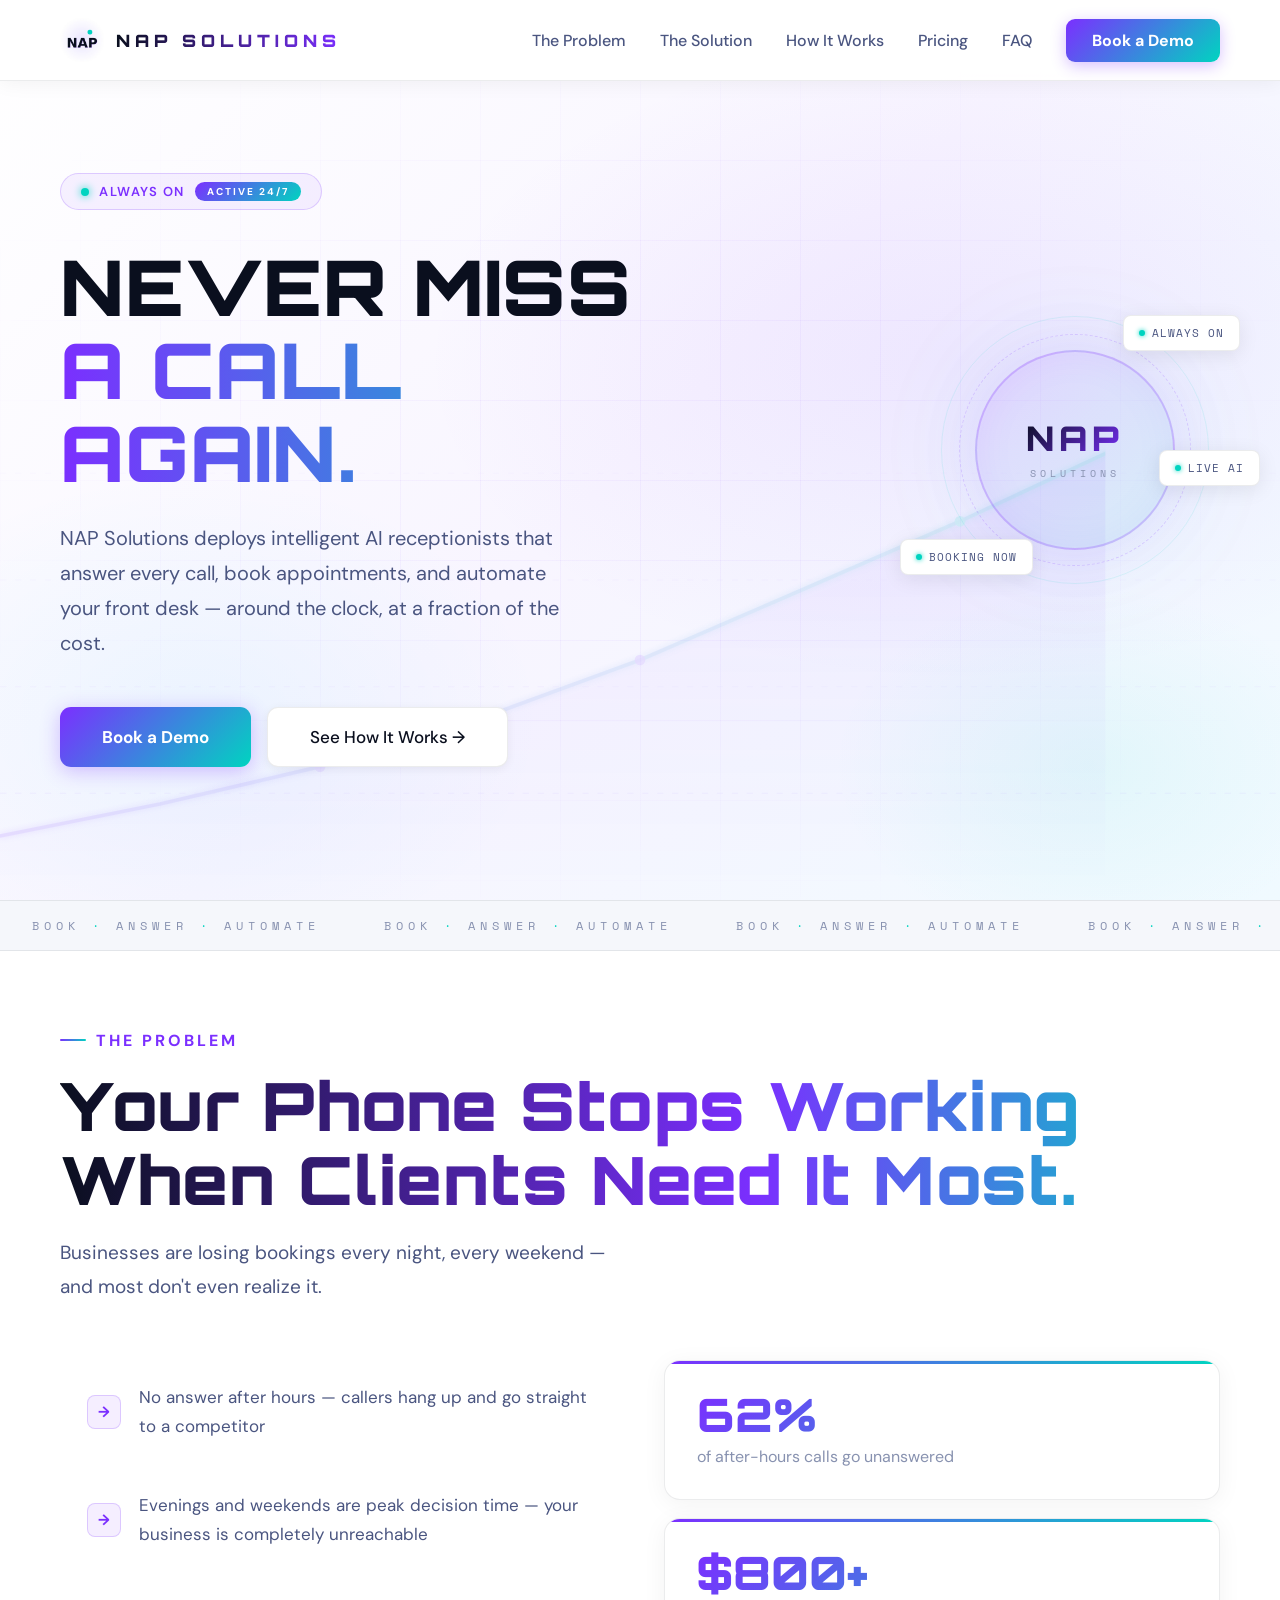
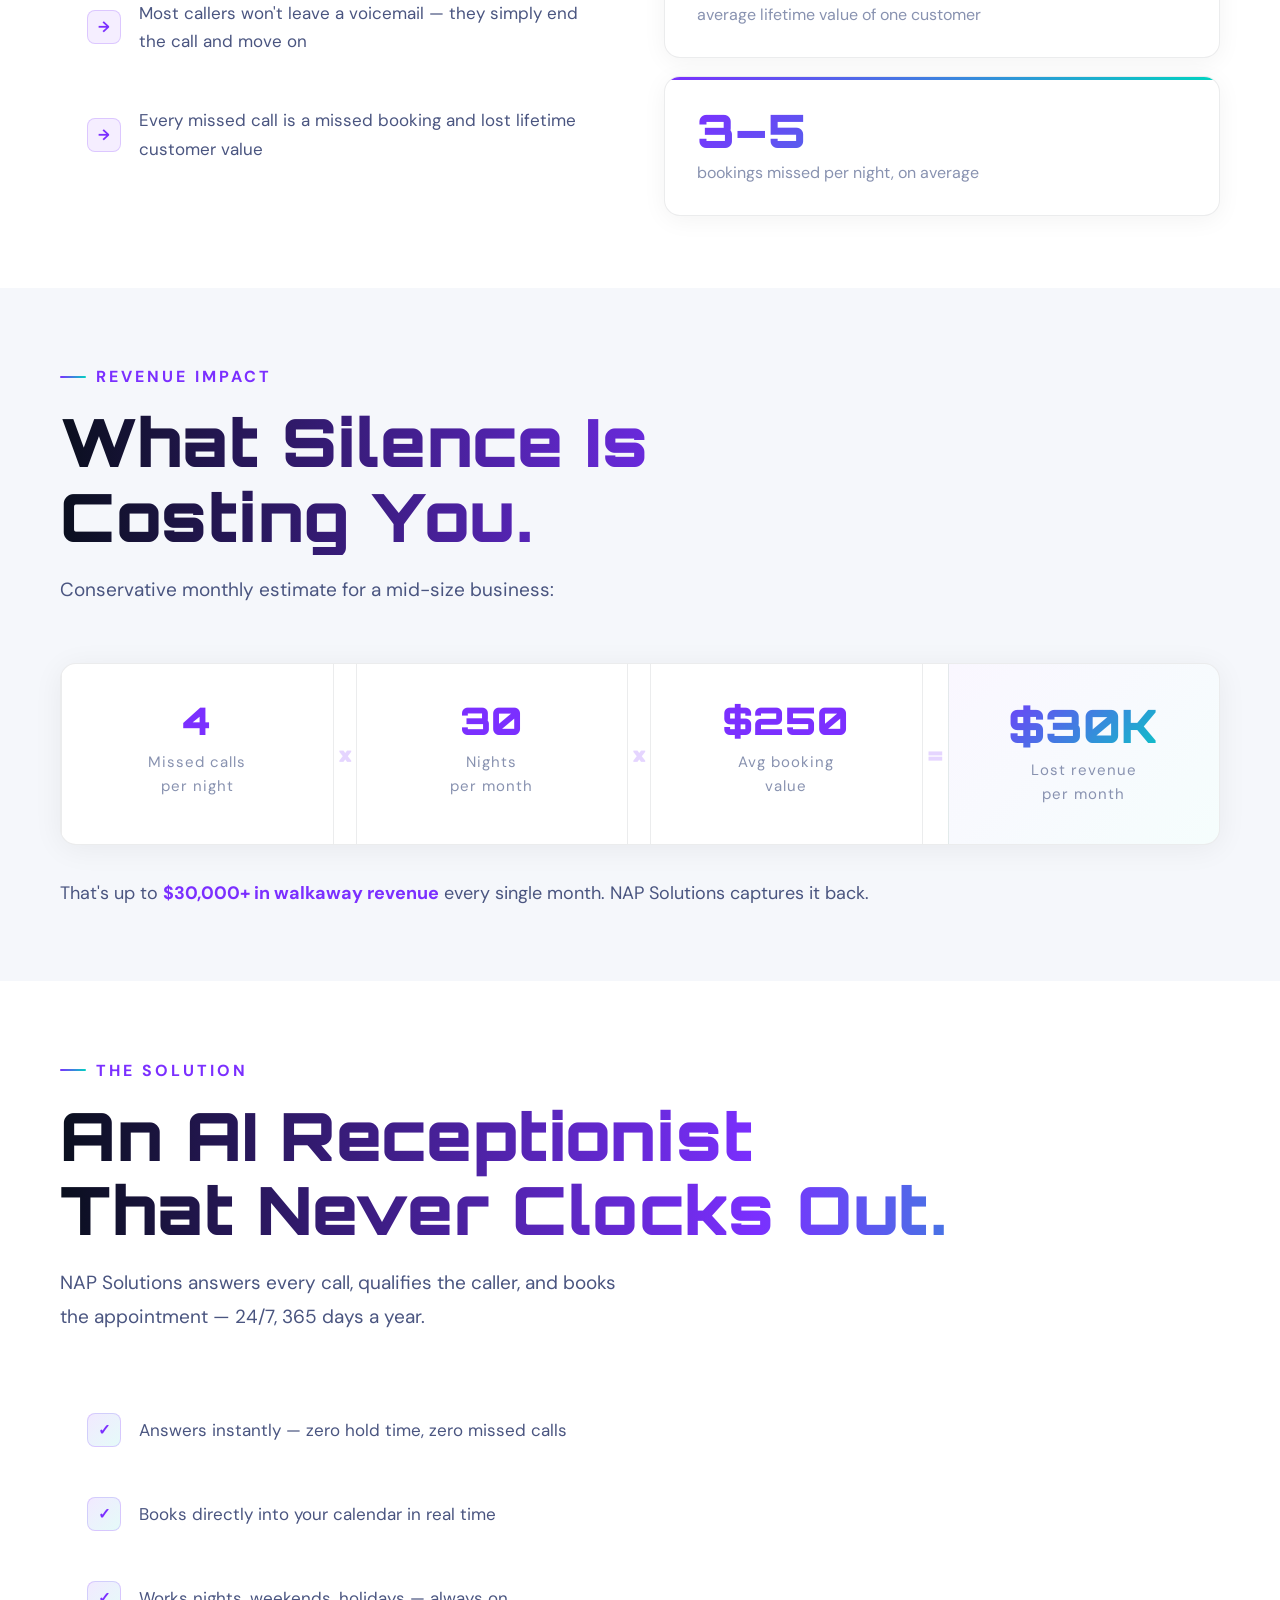
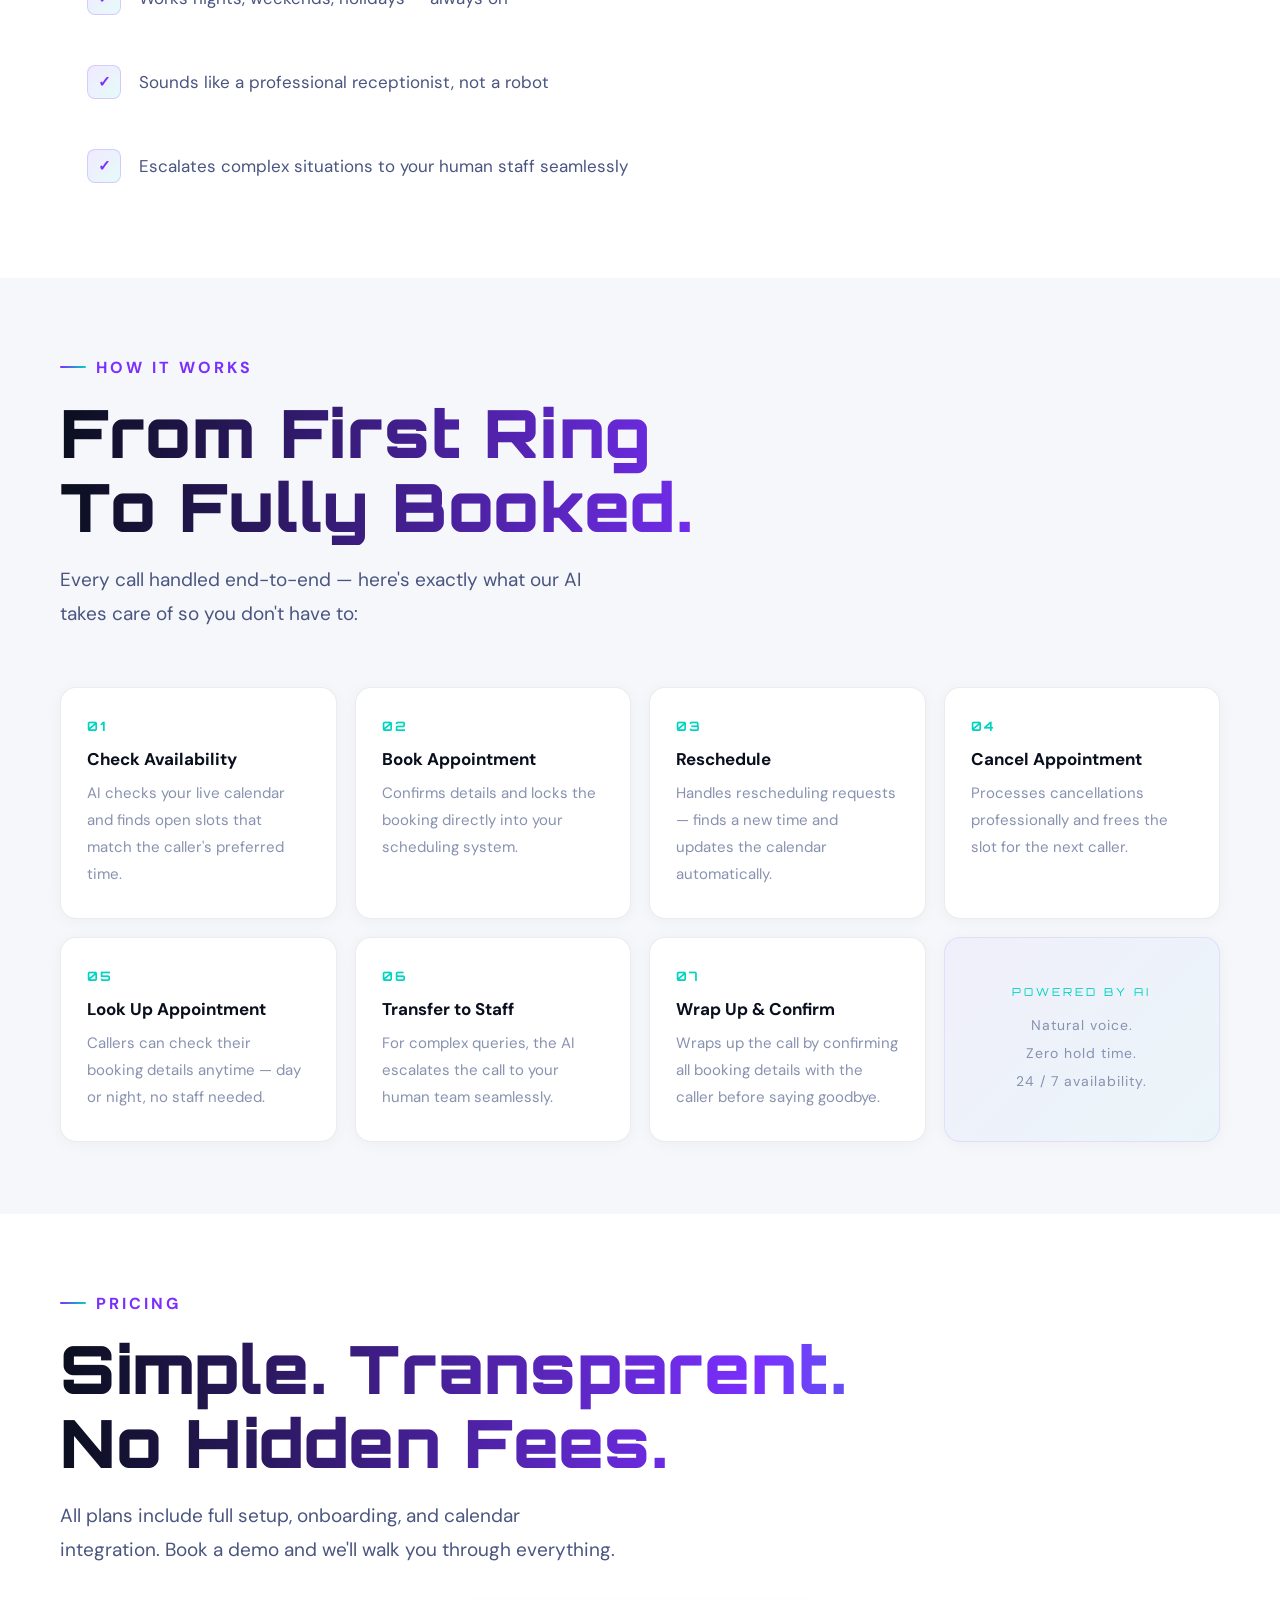
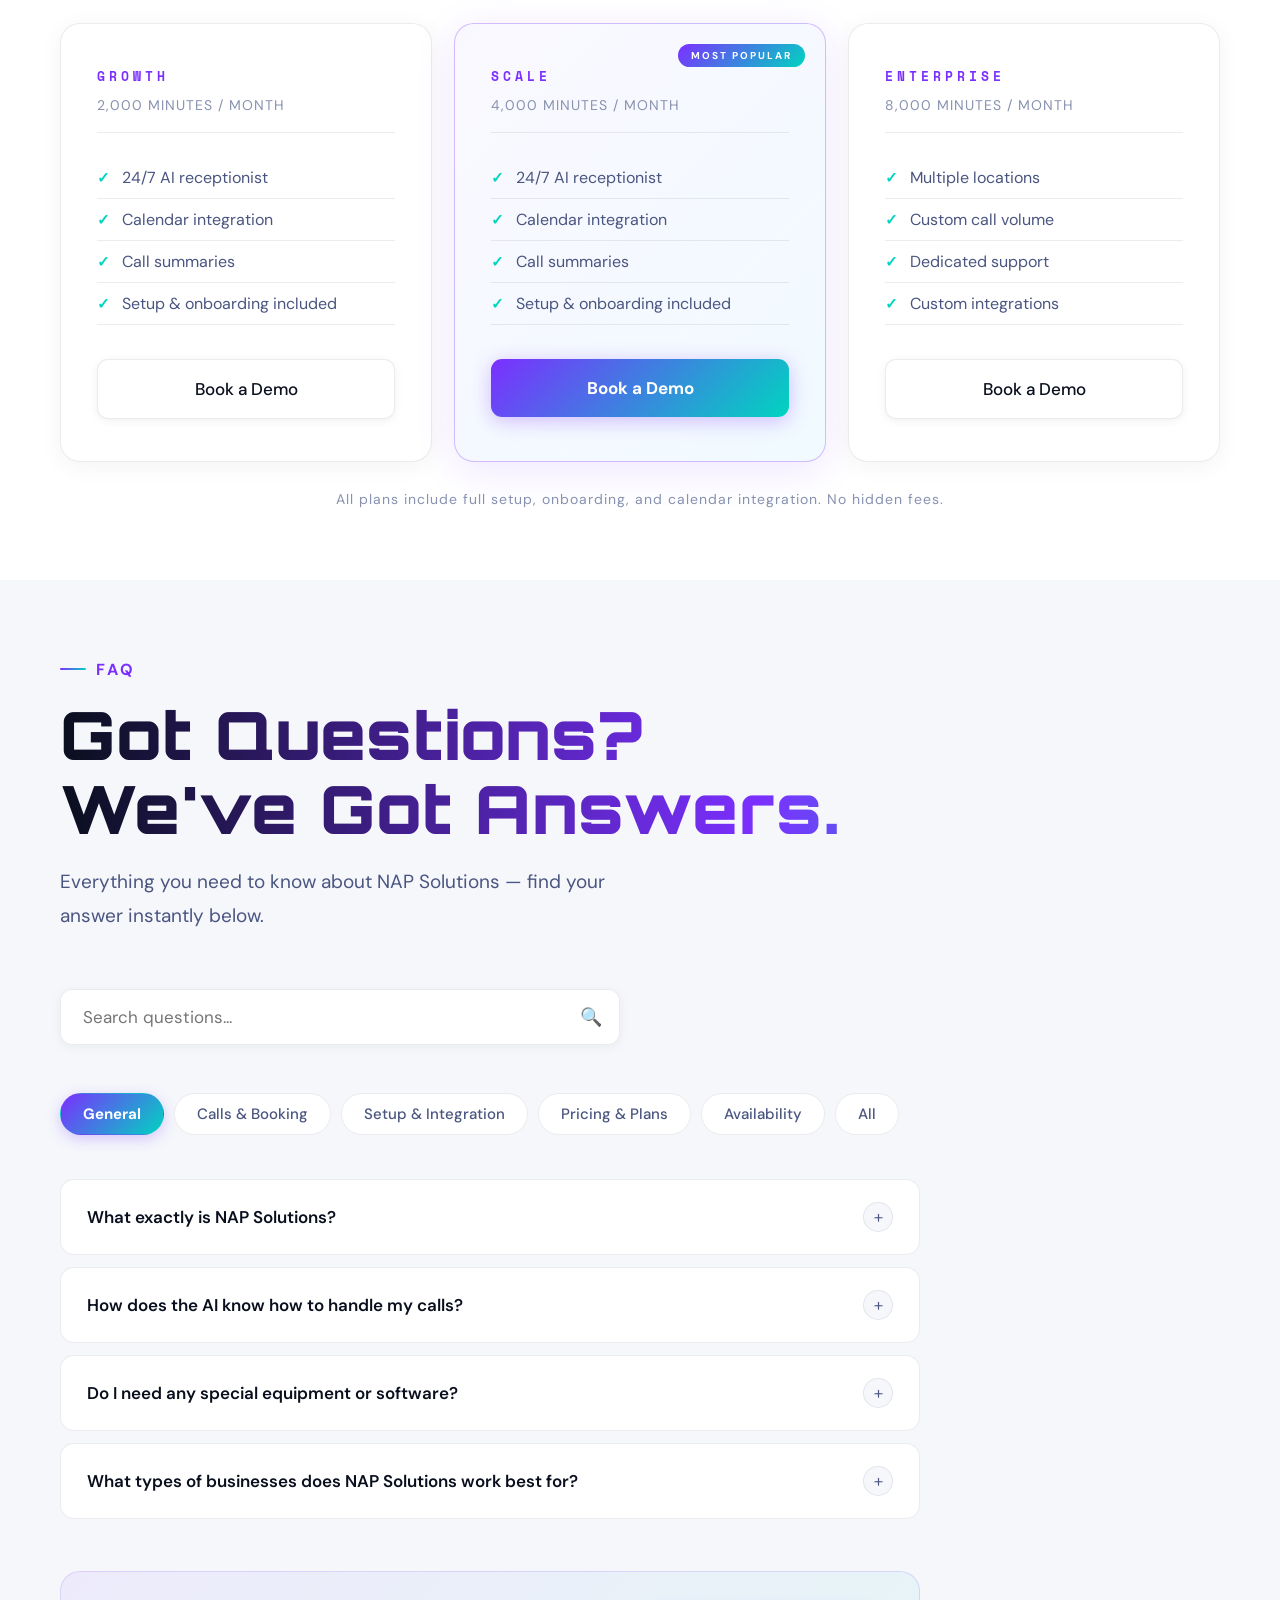
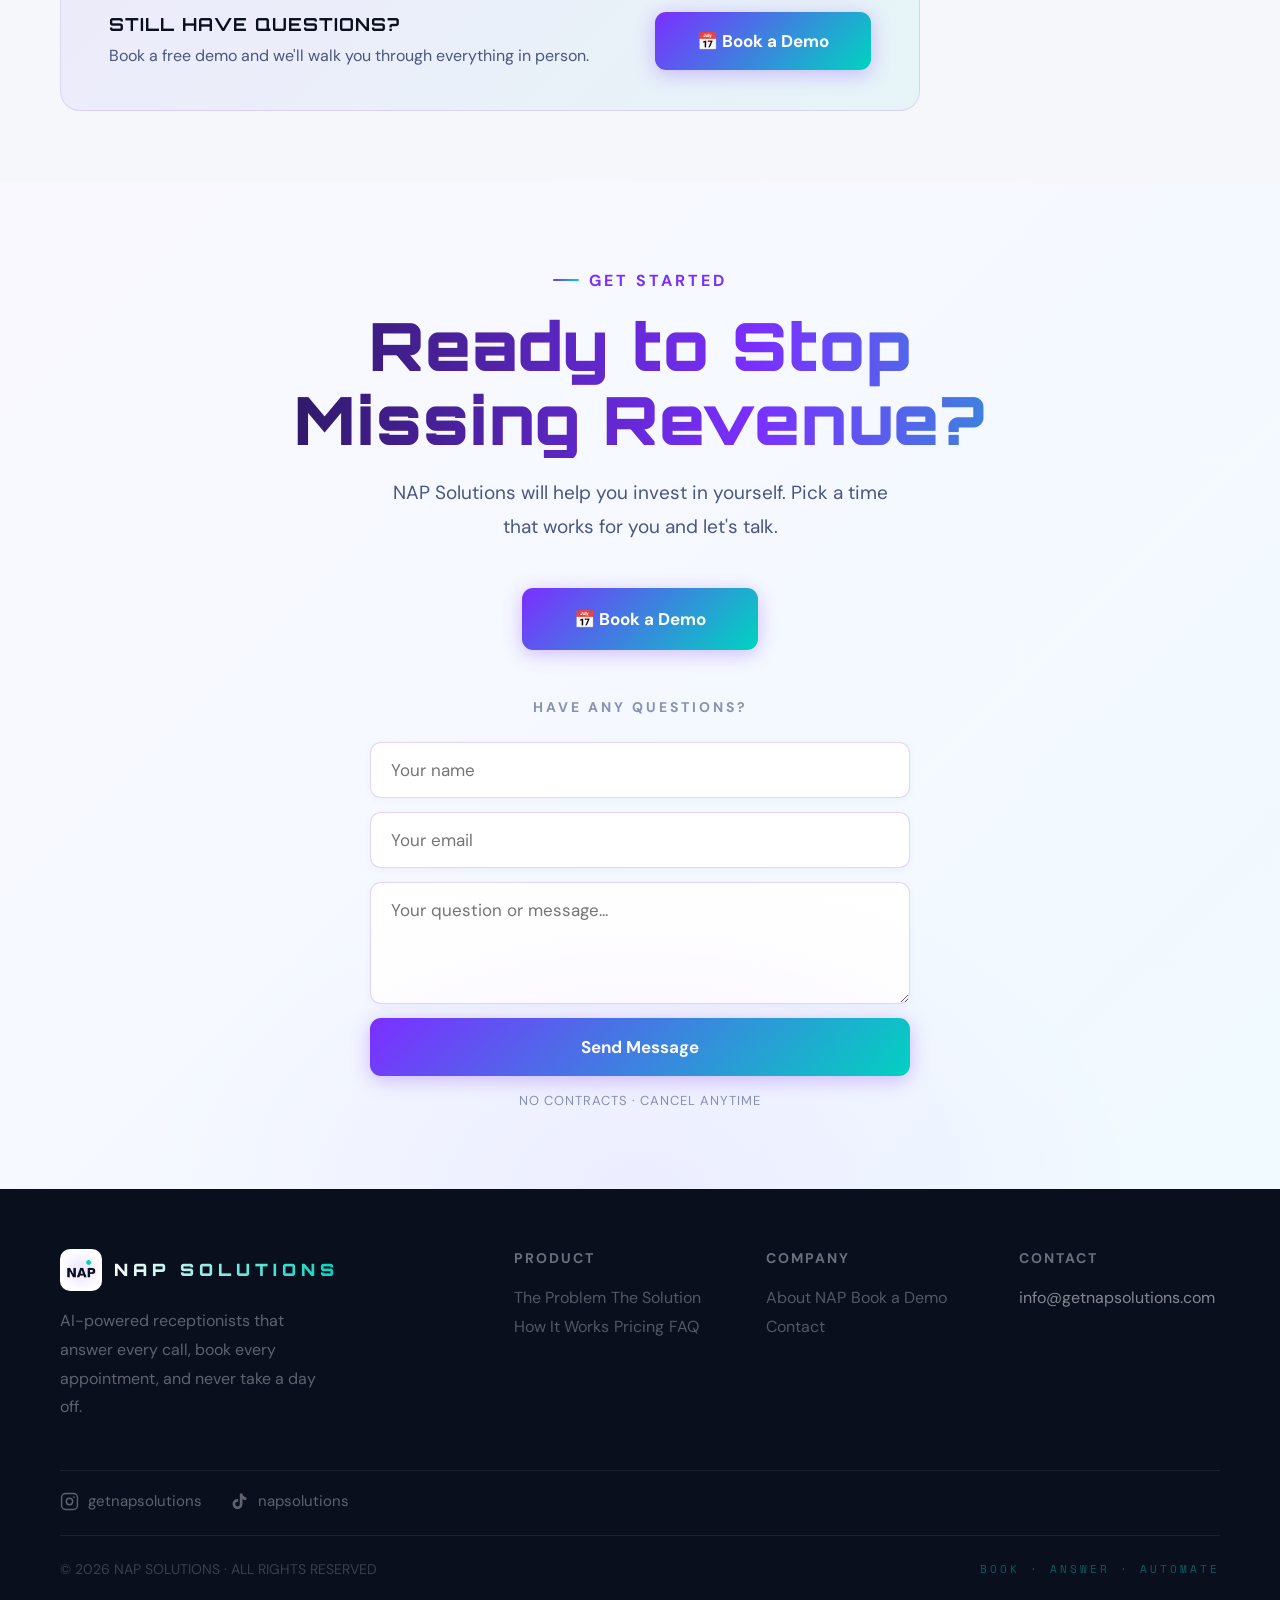
<file: index (6).html>
<!DOCTYPE html>
<html lang="en">
<head>
<meta charset="UTF-8"/>
<meta name="viewport" content="width=device-width, initial-scale=1.0"/>
<title>NAP Solutions — AI Receptionist</title>
<link href="https://fonts.googleapis.com/css2?family=Orbitron:wght@400;700;900&family=DM+Sans:wght@300;400;500;600;700&family=Space+Mono:wght@400;700&display=swap" rel="stylesheet"/>
<style>
  :root {
    --bg:#ffffff; --bg2:#f5f7fb; --bg3:#eef1f8;
    --cyan:#00D4C0; --cyan2:#00b8a6; --purple:#7B2FFF;
    --blue:#00BFFF; --dark:#0a0f1e; --dark2:#1a2240;
    --mid:#4a5580; --light:#8892b0;
    --border:rgba(123,47,255,0.12); --border2:rgba(10,15,30,0.08);
  }
  *,*::before,*::after{box-sizing:border-box;margin:0;padding:0}
  html,body{touch-action:pan-y;overscroll-behavior:none}
  html{scroll-behavior:smooth}
  body{background:var(--bg);color:var(--dark);font-family:'DM Sans',sans-serif;overflow-x:hidden;font-size:18px;-webkit-font-smoothing:antialiased}

  /* NAV */
  nav{position:fixed;top:0;left:0;right:0;z-index:100;display:flex;align-items:center;justify-content:space-between;padding:18px 60px;background:rgba(255,255,255,0.92);backdrop-filter:blur(24px);border-bottom:1px solid var(--border2);box-shadow:0 1px 20px rgba(0,0,0,0.06)}
  .nav-logo{display:flex;align-items:center;gap:12px;text-decoration:none}
  .nav-mark{width:40px;height:40px;border-radius:10px;background:linear-gradient(135deg,rgba(0,212,192,0.15),rgba(123,47,255,0.15));border:1px solid rgba(123,47,255,0.25);display:flex;align-items:center;justify-content:center;position:relative;box-shadow:0 2px 12px rgba(123,47,255,0.1)}
  .nav-mark-dot{width:9px;height:9px;border-radius:50%;background:var(--purple);box-shadow:0 0 10px rgba(123,47,255,0.5);animation:pulse 2.5s ease infinite}
  @keyframes pulse{0%,100%{opacity:1;transform:scale(1)}50%{opacity:0.6;transform:scale(1.3)}}
  .nav-ring{position:absolute;inset:5px;border-radius:50%;border:1px dashed rgba(123,47,255,0.3);animation:spin 10s linear infinite}
  @keyframes spin{to{transform:rotate(360deg)}}
  .nav-wordmark{font-family:'Orbitron',sans-serif;font-weight:900;font-size:17px;letter-spacing:5px;background:linear-gradient(90deg,var(--dark) 0%,var(--purple) 100%);-webkit-background-clip:text;-webkit-text-fill-color:transparent;background-clip:text}
  .nav-links{display:flex;align-items:center;gap:34px;list-style:none}
  .nav-links a{color:var(--mid);text-decoration:none;font-size:16px;font-weight:500;transition:color 0.2s}
  .nav-links a:hover{color:var(--dark)}
  .nav-cta{background:linear-gradient(135deg,var(--purple),var(--cyan))!important;color:#fff!important;padding:11px 26px;border-radius:9px;font-weight:700!important;font-size:16px!important;box-shadow:0 4px 15px rgba(123,47,255,0.3);transition:all 0.2s!important}
  .nav-cta:hover{opacity:0.9;transform:translateY(-1px);box-shadow:0 6px 20px rgba(123,47,255,0.4)!important}

  /* HERO */
  #hero{min-height:100vh;display:flex;align-items:center;position:relative;overflow:hidden;padding:140px 60px 100px;background:linear-gradient(135deg,#ffffff 0%,#f8f5ff 50%,#f0faff 100%)}
  .hero-mesh{position:absolute;inset:0;z-index:0;background:radial-gradient(ellipse 70% 60% at 75% 40%,rgba(123,47,255,0.08) 0%,transparent 60%),radial-gradient(ellipse 50% 50% at 15% 80%,rgba(0,191,255,0.06) 0%,transparent 55%),radial-gradient(ellipse 40% 40% at 85% 85%,rgba(0,212,192,0.07) 0%,transparent 50%)}
  .hero-grid{position:absolute;inset:0;z-index:0;background-image:linear-gradient(rgba(123,47,255,0.04) 1px,transparent 1px),linear-gradient(90deg,rgba(123,47,255,0.04) 1px,transparent 1px);background-size:80px 80px;mask-image:radial-gradient(ellipse at 50% 50%,black 30%,transparent 80%)}
  .hero-content{position:relative;z-index:2;max-width:640px}
  .always-on-pill{display:inline-flex;align-items:center;gap:10px;background:rgba(123,47,255,0.06);border:1px solid rgba(123,47,255,0.2);border-radius:100px;padding:8px 20px;margin-bottom:36px;animation:fadeUp 0.7s ease both}
  .aop-dot{width:8px;height:8px;border-radius:50%;background:var(--cyan);box-shadow:0 0 8px var(--cyan);animation:pulse 2s infinite}
  .aop-text{font-size:13px;font-weight:600;color:var(--purple);letter-spacing:1.5px}
  .aop-badge{background:linear-gradient(135deg,var(--purple),var(--cyan));color:#fff;font-size:10px;font-weight:700;letter-spacing:2px;padding:3px 12px;border-radius:100px}
  h1{font-family:'Orbitron',sans-serif;font-size:clamp(44px,6vw,82px);font-weight:900;line-height:1.08;letter-spacing:1px;margin-bottom:26px;animation:fadeUp 0.7s 0.1s ease both}
  .h1-light{display:block;color:var(--dark)}
  .h1-grad{display:block;background:linear-gradient(90deg,var(--purple) 0%,var(--cyan) 100%);-webkit-background-clip:text;-webkit-text-fill-color:transparent;background-clip:text}
  .hero-sub{font-size:20px;line-height:1.75;color:var(--mid);font-weight:400;max-width:520px;margin-bottom:46px;animation:fadeUp 0.7s 0.2s ease both}
  .hero-actions{display:flex;gap:16px;flex-wrap:wrap;animation:fadeUp 0.7s 0.3s ease both}

  .btn-primary{background:linear-gradient(135deg,var(--purple),var(--cyan));color:#fff;border:none;padding:18px 42px;border-radius:11px;font-family:'DM Sans',sans-serif;font-size:17px;font-weight:700;cursor:pointer;box-shadow:0 4px 20px rgba(123,47,255,0.3);transition:transform 0.2s,box-shadow 0.2s}
  .btn-primary:hover{transform:translateY(-2px);box-shadow:0 8px 30px rgba(123,47,255,0.4)}
  .btn-ghost{background:#fff;color:var(--dark);border:1.5px solid var(--border2);padding:18px 42px;border-radius:11px;font-family:'DM Sans',sans-serif;font-size:17px;font-weight:500;cursor:pointer;box-shadow:0 2px 10px rgba(0,0,0,0.06);transition:border-color 0.2s,box-shadow 0.2s}
  .btn-ghost:hover{border-color:rgba(123,47,255,0.3);box-shadow:0 4px 16px rgba(123,47,255,0.1)}

  /* Hero orb */
  .hero-right{position:absolute;right:60px;top:50%;transform:translateY(-50%);z-index:2;animation:fadeIn 1s 0.4s ease both}
  .orb-card{width:290px;height:290px;position:relative;display:flex;align-items:center;justify-content:center}
  .orb-core{width:200px;height:200px;border-radius:50%;background:linear-gradient(135deg,rgba(123,47,255,0.1),rgba(0,212,192,0.1));border:2px solid rgba(123,47,255,0.25);display:flex;align-items:center;justify-content:center;box-shadow:0 0 60px rgba(123,47,255,0.1),0 0 120px rgba(0,212,192,0.08),inset 0 0 40px rgba(123,47,255,0.05);position:relative}
  .orb-core::before{content:'';position:absolute;inset:-18px;border-radius:50%;border:1px dashed rgba(123,47,255,0.18);animation:spin 8s linear infinite}
  .orb-core::after{content:'';position:absolute;inset:-36px;border-radius:50%;border:1px solid rgba(0,212,192,0.1);animation:spin 14s linear infinite reverse}
  .orb-label{text-align:center}
  .orb-nap{font-family:'Orbitron',sans-serif;font-size:34px;font-weight:900;letter-spacing:5px;display:block;background:linear-gradient(135deg,var(--dark),var(--purple));-webkit-background-clip:text;-webkit-text-fill-color:transparent;background-clip:text}
  .orb-solutions{font-size:10px;letter-spacing:4px;color:var(--light);margin-top:4px;font-family:'Space Mono',monospace}
  .orb-chip{position:absolute;background:#fff;border:1px solid var(--border2);border-radius:8px;padding:9px 15px;font-size:11px;font-family:'Space Mono',monospace;letter-spacing:1px;color:var(--mid);display:flex;align-items:center;gap:7px;box-shadow:0 4px 20px rgba(0,0,0,0.08)}
  .chip-dot{width:6px;height:6px;border-radius:50%;background:var(--cyan);box-shadow:0 0 5px var(--cyan);animation:pulse 2s infinite}
  .chip1{top:10px;right:-20px;animation:float 4s ease-in-out infinite}
  .chip2{bottom:20px;left:-30px;animation:float 4s 1s ease-in-out infinite}
  @keyframes float{0%,100%{transform:translateY(0)}50%{transform:translateY(-8px)}}
  .chip3{top:50%;right:-40px;animation:float3 4s 0.5s ease-in-out infinite}
  @keyframes float3{0%,100%{transform:translateY(-50%)}50%{transform:translateY(calc(-50% - 8px))}}
  .waveform{display:flex;align-items:center;gap:3px;position:absolute;bottom:10px;left:50%;transform:translateX(-50%)}
  .wave-bar{width:3px;border-radius:3px;background:var(--purple);opacity:0.5;animation:wave var(--d,1s) var(--delay,0s) ease-in-out infinite alternate}
  @keyframes wave{from{height:3px;opacity:0.2}to{height:var(--h,18px);opacity:0.7}}

  /* MARQUEE */
  .marquee-wrap{overflow:hidden;border-top:1px solid var(--border2);border-bottom:1px solid var(--border2);background:var(--bg2);padding:16px 0}
  .marquee-track{display:flex;width:max-content;animation:marquee 25s linear infinite}
  @keyframes marquee{0%{transform:translateX(0)}100%{transform:translateX(-50%)}}
  .marquee-item{font-size:12px;letter-spacing:5px;color:var(--light);padding:0 32px;white-space:nowrap;font-family:'Space Mono',monospace}
  .marquee-sep{color:var(--cyan)}

  /* SECTIONS */
  section{padding:72px 60px;position:relative}
  .section-eyebrow{display:inline-flex;align-items:center;gap:10px;font-size:16px;font-weight:700;letter-spacing:3px;color:var(--purple);text-transform:uppercase;margin-bottom:18px}
  .section-eyebrow::before{content:'';width:26px;height:2px;background:linear-gradient(90deg,var(--purple),var(--cyan));border-radius:2px}
  h2{font-family:'Orbitron',sans-serif;font-size:clamp(38px,5.2vw,68px);font-weight:900;letter-spacing:1px;line-height:1.12;margin-bottom:18px;color:var(--dark)}
  .grad-text{background:linear-gradient(90deg,var(--dark) 0%,var(--purple) 60%,var(--cyan) 100%);-webkit-background-clip:text;-webkit-text-fill-color:transparent;background-clip:text}
  .section-sub{font-size:19px;line-height:1.8;color:var(--mid);max-width:560px;margin-bottom:56px}

  /* PROBLEM */
  #problem{background:var(--bg)}
  .problem-layout{display:grid;grid-template-columns:1fr 1fr;gap:48px;align-items:start}
  .problem-list{display:flex;flex-direction:column;gap:4px}
  .problem-item{display:flex;align-items:center;gap:18px;padding:22px 26px;border-radius:12px;border:1px solid transparent;transition:background 0.2s,border-color 0.2s;cursor:default}
  .problem-item:hover{background:rgba(123,47,255,0.03);border-color:rgba(123,47,255,0.1)}
  .problem-arrow{width:34px;height:34px;border-radius:8px;flex-shrink:0;background:rgba(123,47,255,0.08);border:1px solid rgba(123,47,255,0.2);display:flex;align-items:center;justify-content:center;font-size:15px;color:var(--purple);align-self:center;font-weight:700}
  .problem-item p{font-size:17px;line-height:1.7;color:var(--mid)}
  .stats-col{display:flex;flex-direction:column;gap:18px}
  .stat-card{padding:30px 32px;border-radius:16px;background:#fff;border:1px solid var(--border2);box-shadow:0 4px 24px rgba(0,0,0,0.05);position:relative;overflow:hidden}
  .stat-card::after{content:'';position:absolute;top:0;left:0;right:0;height:3px;background:linear-gradient(90deg,var(--purple),var(--cyan));border-radius:3px 3px 0 0}
  .stat-card .big{font-family:'Orbitron',sans-serif;font-size:46px;font-weight:900;line-height:1;margin-bottom:8px;background:linear-gradient(135deg,var(--purple),var(--cyan));-webkit-background-clip:text;-webkit-text-fill-color:transparent;background-clip:text}
  .stat-card .lbl{font-size:16px;color:var(--light);line-height:1.5}

  /* COST */
  #cost{background:var(--bg2)}
  .cost-row{display:flex;align-items:stretch;border-radius:16px;overflow:hidden;border:1px solid var(--border2);margin:48px 0 32px;background:#fff;box-shadow:0 4px 30px rgba(0,0,0,0.06)}
  .cost-cell{flex:1;padding:38px 28px;text-align:center;border-right:1px solid var(--border2);border-left:1px solid var(--border2)}
  .cost-cell:last-child{border-right:none;background:linear-gradient(135deg,rgba(123,47,255,0.04),rgba(0,212,192,0.04))}
  .cost-big{font-family:'Orbitron',sans-serif;font-size:38px;font-weight:900;color:var(--purple);margin-bottom:10px;line-height:1}
  .cost-cell:last-child .cost-big{font-size:46px;background:linear-gradient(135deg,var(--purple),var(--cyan));-webkit-background-clip:text;-webkit-text-fill-color:transparent;background-clip:text}
  .cost-lbl{font-size:15px;color:var(--light);letter-spacing:1px;line-height:1.6}
  .cost-op{font-family:'Orbitron',sans-serif;font-size:26px;font-weight:900;color:rgba(123,47,255,0.2);display:flex;align-items:center;padding:0 4px}
  .cost-note{font-size:18px;color:var(--mid);line-height:1.8}
  .cost-note strong{color:var(--purple);font-weight:700}

  /* SOLUTION */
  #solution{background:var(--bg)}
  .solution-list{display:flex;flex-direction:column;gap:4px;max-width:720px}
  .solution-item{display:flex;align-items:center;gap:18px;padding:22px 26px;border-radius:12px;border:1px solid transparent;transition:background 0.2s,border-color 0.2s}
  .solution-item:hover{background:rgba(0,212,192,0.04);border-color:rgba(0,212,192,0.15)}
  .sol-check{width:34px;height:34px;border-radius:8px;flex-shrink:0;background:linear-gradient(135deg,rgba(123,47,255,0.1),rgba(0,212,192,0.1));border:1px solid rgba(123,47,255,0.2);display:flex;align-items:center;justify-content:center;font-size:15px;color:var(--purple);font-weight:700;align-self:center}
  .solution-item p{font-size:17px;line-height:1.7;color:var(--mid)}

  /* HOW IT WORKS */
  #how{background:var(--bg2)}
  .functions-grid{display:grid;grid-template-columns:repeat(4,1fr);gap:18px;margin-top:50px}
  .func-card{padding:30px 26px;border-radius:16px;background:#fff;border:1px solid var(--border2);box-shadow:0 2px 16px rgba(0,0,0,0.04);transition:border-color 0.3s,transform 0.3s,box-shadow 0.3s;cursor:default}
  .func-card:hover{border-color:rgba(123,47,255,0.25);transform:translateY(-4px);box-shadow:0 12px 36px rgba(123,47,255,0.1)}
  .func-num{font-family:'Orbitron',sans-serif;font-size:13px;font-weight:700;color:var(--cyan);letter-spacing:2px;margin-bottom:14px}
  .func-card h3{font-size:17px;font-weight:700;color:var(--dark);margin-bottom:10px}
  .func-card p{font-size:15px;line-height:1.8;color:var(--light)}
  .func-card.filler{background:linear-gradient(135deg,rgba(123,47,255,0.04),rgba(0,212,192,0.04));border-color:rgba(123,47,255,0.1);display:flex;align-items:center;justify-content:center;text-align:center}

  /* PRICING */
  #pricing{background:var(--bg)}
  .pricing-grid{display:grid;grid-template-columns:repeat(3,1fr);gap:22px;margin-top:52px}
  .pricing-card{border-radius:20px;padding:42px 36px;background:#fff;border:1px solid var(--border2);box-shadow:0 4px 24px rgba(0,0,0,0.05);transition:transform 0.3s,box-shadow 0.3s;position:relative;overflow:hidden}
  .pricing-card:hover{transform:translateY(-6px);box-shadow:0 20px 50px rgba(123,47,255,0.1)}
  .pricing-card.featured{background:linear-gradient(135deg,#faf8ff,#f0faff);border-color:rgba(123,47,255,0.3);box-shadow:0 8px 40px rgba(123,47,255,0.12)}
  .popular-badge{position:absolute;top:20px;right:20px;background:linear-gradient(135deg,var(--purple),var(--cyan));color:#fff;font-size:10px;font-weight:700;letter-spacing:2px;padding:5px 13px;border-radius:100px}
  .pricing-tier{font-size:13px;font-weight:700;letter-spacing:4px;color:var(--purple);margin-bottom:10px;font-family:'Space Mono',monospace}
  .pricing-mins{font-size:14px;color:var(--light);margin-bottom:18px;letter-spacing:1px}
  .pricing-divider{height:1px;background:var(--border2);margin-bottom:24px}
  .pricing-features{list-style:none;margin-bottom:34px}
  .pricing-features li{font-size:16px;color:var(--mid);padding:10px 0;border-bottom:1px solid var(--border2);display:flex;align-items:center;gap:12px}
  .pricing-features li::before{content:'✓';color:var(--cyan);font-size:15px;font-weight:700}
  .pricing-footer{text-align:center;font-size:14px;color:var(--light);margin-top:28px;letter-spacing:1px}

  /* FAQ */
  #faq{background:var(--bg2)}
  .faq-search-wrap{max-width:560px;margin-bottom:48px;position:relative}
  .faq-search{width:100%;padding:16px 50px 16px 22px;border:1.5px solid var(--border2);border-radius:12px;font-family:'DM Sans',sans-serif;font-size:17px;color:var(--dark);outline:none;background:#fff;box-shadow:0 2px 12px rgba(0,0,0,0.05);transition:border-color 0.2s}
  .faq-search:focus{border-color:rgba(123,47,255,0.4)}
  .faq-search-icon{position:absolute;right:18px;top:50%;transform:translateY(-50%);color:var(--light);font-size:18px;pointer-events:none}
  .faq-tabs{display:flex;flex-wrap:wrap;gap:10px;margin-bottom:44px}
  .faq-tab{padding:10px 22px;border-radius:100px;border:1.5px solid var(--border2);background:#fff;font-family:'DM Sans',sans-serif;font-size:15px;font-weight:500;color:var(--mid);cursor:pointer;transition:all 0.2s}
  .faq-tab:hover{border-color:rgba(123,47,255,0.3);color:var(--purple)}
  .faq-tab.active{background:linear-gradient(135deg,var(--purple),var(--cyan));border-color:transparent;color:#fff;font-weight:700;box-shadow:0 4px 14px rgba(123,47,255,0.25)}
  .faq-list{display:flex;flex-direction:column;gap:12px;max-width:860px}
  .faq-item{background:#fff;border:1.5px solid var(--border2);border-radius:14px;overflow:hidden;transition:border-color 0.2s,box-shadow 0.2s}
  .faq-item.open{border-color:rgba(123,47,255,0.25);box-shadow:0 6px 24px rgba(123,47,255,0.08)}
  .faq-item.hidden{display:none}
  .faq-q{width:100%;background:none;border:none;padding:22px 26px;display:flex;align-items:center;justify-content:space-between;gap:20px;cursor:pointer;text-align:left;font-family:'DM Sans',sans-serif;font-size:17px;font-weight:600;color:var(--dark);transition:color 0.2s}
  .faq-item.open .faq-q{color:var(--purple)}
  .faq-icon{flex-shrink:0;width:30px;height:30px;border-radius:50%;background:var(--bg2);border:1px solid var(--border2);display:flex;align-items:center;justify-content:center;font-size:18px;color:var(--mid);transition:all 0.3s;font-weight:300;line-height:1}
  .faq-item.open .faq-icon{background:linear-gradient(135deg,var(--purple),var(--cyan));border-color:transparent;color:#fff;transform:rotate(45deg)}
  .faq-a{max-height:0;overflow:hidden;transition:max-height 0.35s ease,padding 0.3s ease;font-size:16px;line-height:1.8;color:var(--mid);padding:0 26px}
  .faq-item.open .faq-a{max-height:300px;padding:0 26px 22px}
  .no-results{display:none;text-align:center;padding:60px 20px;color:var(--light);font-size:17px}
  .no-results.show{display:block}
  .faq-cta{margin-top:52px;padding:40px 48px;background:linear-gradient(135deg,rgba(123,47,255,0.06),rgba(0,212,192,0.06));border:1.5px solid rgba(123,47,255,0.15);border-radius:20px;display:flex;align-items:center;justify-content:space-between;gap:24px;flex-wrap:wrap;max-width:860px}
  .faq-cta-text h3{font-family:'Orbitron',sans-serif;font-size:18px;font-weight:700;color:var(--dark);margin-bottom:8px;letter-spacing:1px}
  .faq-cta-text p{font-size:16px;color:var(--mid);line-height:1.6}

  /* CTA */
  #cta{background:linear-gradient(135deg,#faf8ff 0%,#f0faff 100%);text-align:center;padding:80px 60px;position:relative;overflow:hidden}
  #cta::before{content:'';position:absolute;inset:0;background:radial-gradient(ellipse 60% 50% at 50% 100%,rgba(123,47,255,0.06) 0%,transparent 65%);pointer-events:none}
  #cta .section-eyebrow{justify-content:center}
  #cta>p{font-size:19px;color:var(--mid);margin-bottom:44px;max-width:520px;margin-left:auto;margin-right:auto;line-height:1.8}
  .cta-disclaimer{font-size:13px;color:var(--light);margin-top:16px;letter-spacing:1px}

  /* FOOTER */
  footer{background:var(--dark);padding:60px 60px 32px;color:rgba(255,255,255,0.6)}
  .footer-grid{display:grid;grid-template-columns:2fr 1fr 1fr 1fr;gap:52px;margin-bottom:48px}
  .footer-brand p{font-size:16px;line-height:1.8;color:rgba(255,255,255,0.35);margin-top:16px;max-width:270px}
  .footer-col h4{font-size:14px;font-weight:700;letter-spacing:2px;color:rgba(255,255,255,0.4);text-transform:uppercase;margin-bottom:18px}
  .footer-col ul{list-style:none}
  .footer-col li{font-size:16px;color:rgba(255,255,255,0.3);margin-bottom:4px;cursor:pointer;transition:color 0.2s;display:inline-block;padding:2px 0}
  .footer-col li:hover{color:rgba(255,255,255,0.8)}
  .footer-bottom{border-top:1px solid rgba(255,255,255,0.07);padding-top:24px;display:flex;justify-content:space-between;align-items:center;font-size:14px;color:rgba(255,255,255,0.2);flex-wrap:wrap;gap:10px}
  .footer-tagline{font-family:'Space Mono',monospace;font-size:11px;letter-spacing:3px;color:rgba(0,212,192,0.4)}
  .footer-wordmark{font-family:'Orbitron',sans-serif;font-weight:900;font-size:17px;letter-spacing:5px;background:linear-gradient(90deg,#fff 0%,var(--cyan) 100%);-webkit-background-clip:text;-webkit-text-fill-color:transparent;background-clip:text}
  .footer-mark{width:36px;height:36px;border-radius:9px;background:linear-gradient(135deg,rgba(0,212,192,0.15),rgba(123,47,255,0.15));border:1px solid rgba(0,212,192,0.2);display:flex;align-items:center;justify-content:center;position:relative}
  .footer-mark-dot{width:8px;height:8px;border-radius:50%;background:var(--cyan);box-shadow:0 0 8px var(--cyan)}


  @keyframes fadeIn{from{opacity:0}to{opacity:1}}
  ::-webkit-scrollbar{width:4px}
  ::-webkit-scrollbar-track{background:var(--bg2)}
  ::-webkit-scrollbar-thumb{background:rgba(123,47,255,0.3);border-radius:4px}

  @media(max-width:960px){
    nav{padding:14px 24px}
    .nav-links{display:none}
    section,#hero,#cta{padding-left:24px;padding-right:24px}
    .hero-right{display:none}
    .problem-layout,.pricing-grid,.functions-grid,.footer-grid{grid-template-columns:1fr}
    .cost-row{flex-direction:column}
    .cost-op{padding:10px 0;justify-content:center}
    footer{padding:36px 24px 24px}
    .faq-cta{flex-direction:column;text-align:center}
  }
  /* BOOKING MODAL */
  #bookingModal{display:none;position:fixed;inset:0;z-index:9999;background:rgba(10,15,30,0.7);backdrop-filter:blur(6px);align-items:center;justify-content:center;padding:20px}
  #bookingModal.active{display:flex}
  #bookingBox{background:#fff;border-radius:20px;width:100%;max-width:940px;height:90vh;display:flex;flex-direction:column;overflow:hidden;box-shadow:0 40px 100px rgba(0,0,0,0.3);animation:fadeUp 0.3s ease}
  #bookingHeader{display:flex;align-items:center;justify-content:space-between;padding:18px 28px;border-bottom:1px solid var(--border2);flex-shrink:0;background:#fff}
  #bookingHeader span{font-family:'Orbitron',sans-serif;font-size:13px;font-weight:700;letter-spacing:2px;color:var(--dark)}
  #bookingHeader p{font-size:12px;color:var(--light);margin-top:2px}
  #closeBooking{background:none;border:1.5px solid var(--border2);border-radius:50%;width:36px;height:36px;font-size:20px;cursor:pointer;color:var(--mid);display:flex;align-items:center;justify-content:center;transition:all 0.2s}
  #closeBooking:hover{background:var(--bg2);color:var(--dark)}
  #bookingFrame{flex:1;width:100%;border:none}
</style>
</head>
<body>

<!-- NAV -->
<nav>
  <a class="nav-logo" href="#">
    <img src="[data-uri]" alt="NAP Solutions" style="height:44px;width:44px;border-radius:10px;object-fit:cover;"/>
    <span class="nav-wordmark">NAP SOLUTIONS</span>
  </a>
  <ul class="nav-links">
    <li><a href="#problem">The Problem</a></li>
    <li><a href="#solution">The Solution</a></li>
    <li><a href="#how">How It Works</a></li>
    <li><a href="#pricing">Pricing</a></li>
    <li><a href="#faq">FAQ</a></li>
    <li><a href="#" class="nav-cta" onclick="openCalModal();return false;">Book a Demo</a></li>
  </ul>
</nav>

<!-- HERO -->
<section id="hero">
  <div class="hero-mesh"></div>
  <div class="hero-grid"></div>
  <div style="position:absolute;bottom:0;left:0;right:0;height:100%;overflow:hidden;pointer-events:none;z-index:0;">
    <svg viewBox="0 0 1200 500" preserveAspectRatio="xMidYMax meet" xmlns="http://www.w3.org/2000/svg" style="position:absolute;bottom:0;left:0;width:100%;height:85%;opacity:0.13;">
      <defs>
        <linearGradient id="graphGrad" x1="0" y1="0" x2="0" y2="1"><stop offset="0%" stop-color="#7B2FFF" stop-opacity="0.6"/><stop offset="100%" stop-color="#7B2FFF" stop-opacity="0"/></linearGradient>
        <linearGradient id="lineGrad" x1="0" y1="0" x2="1" y2="0"><stop offset="0%" stop-color="#7B2FFF"/><stop offset="100%" stop-color="#00D4C0"/></linearGradient>
        <filter id="glow"><feGaussianBlur stdDeviation="3" result="blur"/><feMerge><feMergeNode in="blur"/><feMergeNode in="SourceGraphic"/></feMerge></filter>
        <clipPath id="graphClip"><rect id="graphReveal" x="0" y="0" width="0" height="500"/></clipPath>
      </defs>
      <line x1="0" y1="400" x2="1200" y2="400" stroke="#7B2FFF" stroke-width="1" stroke-dasharray="6,8" opacity="0.4"/>
      <line x1="0" y1="300" x2="1200" y2="300" stroke="#7B2FFF" stroke-width="1" stroke-dasharray="6,8" opacity="0.3"/>
      <line x1="0" y1="200" x2="1200" y2="200" stroke="#7B2FFF" stroke-width="1" stroke-dasharray="6,8" opacity="0.2"/>
      <line x1="0" y1="100" x2="1200" y2="100" stroke="#7B2FFF" stroke-width="1" stroke-dasharray="6,8" opacity="0.15"/>
      <path d="M0,440 L150,410 L300,375 L450,330 L600,275 L750,210 L900,145 L1050,75 L1200,15 L1200,500 L0,500 Z" fill="url(#graphGrad)" clip-path="url(#graphClip)"/>
      <path d="M0,440 L150,410 L300,375 L450,330 L600,275 L750,210 L900,145 L1050,75 L1200,15" fill="none" stroke="url(#lineGrad)" stroke-width="3.5" stroke-linecap="round" stroke-linejoin="round" filter="url(#glow)" clip-path="url(#graphClip)"/>
      <g clip-path="url(#graphClip)">
        <circle cx="300" cy="375" r="5" fill="#7B2FFF" opacity="0.8"/>
        <circle cx="600" cy="275" r="5" fill="#7B2FFF" opacity="0.8"/>
        <circle cx="900" cy="145" r="5" fill="#00D4C0" opacity="0.9"/>
        <circle cx="1050" cy="75" r="6" fill="#00D4C0" opacity="0.9"/>
        <circle cx="1200" cy="15" r="7" fill="#00D4C0" opacity="1"/>
      </g>
      <g clip-path="url(#graphClip)"><polygon points="1200,15 1182,27 1188,15 1182,3" fill="#00D4C0" opacity="0.9"/></g>
      <animate href="#graphReveal" attributeName="width" from="0" to="1200" dur="2.2s" begin="0.4s" fill="freeze" calcMode="spline" keySplines="0.4 0 0.2 1"/>
    </svg>
  </div>
  <div class="hero-content">
    <div class="always-on-pill">
      <div class="aop-dot"></div>
      <span class="aop-text">ALWAYS ON</span>
      <span class="aop-badge">ACTIVE 24/7</span>
    </div>
    <h1>
      <span class="h1-light">NEVER MISS</span>
      <span class="h1-grad">A CALL AGAIN.</span>
    </h1>
    <p class="hero-sub">NAP Solutions deploys intelligent AI receptionists that answer every call, book appointments, and automate your front desk — around the clock, at a fraction of the cost.</p>
    <div class="hero-actions">
      <button class="btn-primary" onclick="openCalModal()">Book a Demo</button>
      <button class="btn-ghost" onclick="document.getElementById('how').scrollIntoView({behavior:'smooth'})">See How It Works →</button>
    </div>
  </div>
  <div class="hero-right">
    <div class="orb-card">
      <div class="orb-core">
        <div class="orb-label">
          <span class="orb-nap">NAP</span>
          <span class="orb-solutions">SOLUTIONS</span>
        </div>
      </div>
      <div class="orb-chip chip1"><div class="chip-dot"></div>ALWAYS ON</div>
      <div class="orb-chip chip2"><div class="chip-dot"></div>BOOKING NOW</div>
      <div class="orb-chip chip3"><div class="chip-dot"></div>LIVE AI</div>
      <div class="waveform">
        <div class="wave-bar" style="--d:0.9s;--delay:0s;--h:7px"></div>
        <div class="wave-bar" style="--d:1.1s;--delay:0.1s;--h:16px"></div>
        <div class="wave-bar" style="--d:0.8s;--delay:0.2s;--h:26px"></div>
        <div class="wave-bar" style="--d:1.2s;--delay:0.05s;--h:14px"></div>
        <div class="wave-bar" style="--d:0.7s;--delay:0.3s;--h:30px"></div>
        <div class="wave-bar" style="--d:1.0s;--delay:0.15s;--h:20px"></div>
        <div class="wave-bar" style="--d:0.9s;--delay:0.25s;--h:28px"></div>
        <div class="wave-bar" style="--d:1.1s;--delay:0s;--h:16px"></div>
        <div class="wave-bar" style="--d:0.8s;--delay:0.35s;--h:10px"></div>
        <div class="wave-bar" style="--d:1.3s;--delay:0.1s;--h:22px"></div>
        <div class="wave-bar" style="--d:0.9s;--delay:0.2s;--h:14px"></div>
      </div>
    </div></section>

<!-- MARQUEE -->
<div class="marquee-wrap">
  <div class="marquee-track">
    <span class="marquee-item">BOOK <span class="marquee-sep">·</span> ANSWER <span class="marquee-sep">·</span> AUTOMATE</span>
    <span class="marquee-item">BOOK <span class="marquee-sep">·</span> ANSWER <span class="marquee-sep">·</span> AUTOMATE</span>
    <span class="marquee-item">BOOK <span class="marquee-sep">·</span> ANSWER <span class="marquee-sep">·</span> AUTOMATE</span>
    <span class="marquee-item">BOOK <span class="marquee-sep">·</span> ANSWER <span class="marquee-sep">·</span> AUTOMATE</span>
    <span class="marquee-item">BOOK <span class="marquee-sep">·</span> ANSWER <span class="marquee-sep">·</span> AUTOMATE</span>
    <span class="marquee-item">BOOK <span class="marquee-sep">·</span> ANSWER <span class="marquee-sep">·</span> AUTOMATE</span>
    <span class="marquee-item">BOOK <span class="marquee-sep">·</span> ANSWER <span class="marquee-sep">·</span> AUTOMATE</span>
    <span class="marquee-item">BOOK <span class="marquee-sep">·</span> ANSWER <span class="marquee-sep">·</span> AUTOMATE</span>
    <span class="marquee-item">BOOK <span class="marquee-sep">·</span> ANSWER <span class="marquee-sep">·</span> AUTOMATE</span>
    <span class="marquee-item">BOOK <span class="marquee-sep">·</span> ANSWER <span class="marquee-sep">·</span> AUTOMATE</span>
    <span class="marquee-item">BOOK <span class="marquee-sep">·</span> ANSWER <span class="marquee-sep">·</span> AUTOMATE</span>
    <span class="marquee-item">BOOK <span class="marquee-sep">·</span> ANSWER <span class="marquee-sep">·</span> AUTOMATE</span>
    <span class="marquee-item">BOOK <span class="marquee-sep">·</span> ANSWER <span class="marquee-sep">·</span> AUTOMATE</span>
    <span class="marquee-item">BOOK <span class="marquee-sep">·</span> ANSWER <span class="marquee-sep">·</span> AUTOMATE</span>
    <span class="marquee-item">BOOK <span class="marquee-sep">·</span> ANSWER <span class="marquee-sep">·</span> AUTOMATE</span>
    <span class="marquee-item">BOOK <span class="marquee-sep">·</span> ANSWER <span class="marquee-sep">·</span> AUTOMATE</span>
  </div>
</div>

<!-- PROBLEM -->
<section id="problem">
  <div class="section-eyebrow">The Problem</div>
  <h2 class="grad-text">Your Phone Stops Working<br/>When Clients Need It Most.</h2>
  <p class="section-sub">Businesses are losing bookings every night, every weekend — and most don't even realize it.</p>
  <div class="problem-layout">
    <div class="problem-list">
      <div class="problem-item"><div class="problem-arrow">→</div><p>No answer after hours — callers hang up and go straight to a competitor</p></div>
      <div class="problem-item"><div class="problem-arrow">→</div><p>Evenings and weekends are peak decision time — your business is completely unreachable</p></div>
      <div class="problem-item"><div class="problem-arrow">→</div><p>Most callers won't leave a voicemail — they simply end the call and move on</p></div>
      <div class="problem-item"><div class="problem-arrow">→</div><p>Every missed call is a missed booking and lost lifetime customer value</p></div>
    </div>
    <div class="stats-col">
      <div class="stat-card"><div class="big">62%</div><div class="lbl">of after-hours calls go unanswered</div></div>
      <div class="stat-card"><div class="big">$800+</div><div class="lbl">average lifetime value of one customer</div></div>
      <div class="stat-card"><div class="big">3–5</div><div class="lbl">bookings missed per night, on average</div></div>
    </div>
  </div>
</section>

<!-- REVENUE IMPACT -->
<section id="cost">
  <div class="section-eyebrow">Revenue Impact</div>
  <h2 class="grad-text">What Silence Is<br/>Costing You.</h2>
  <p class="section-sub">Conservative monthly estimate for a mid-size business:</p>
  <div class="cost-row">
    <div class="cost-cell"><div class="cost-big">4</div><div class="cost-lbl">Missed calls<br/>per night</div></div>
    <div class="cost-op">×</div>
    <div class="cost-cell"><div class="cost-big">30</div><div class="cost-lbl">Nights<br/>per month</div></div>
    <div class="cost-op">×</div>
    <div class="cost-cell"><div class="cost-big">$250</div><div class="cost-lbl">Avg booking<br/>value</div></div>
    <div class="cost-op">=</div>
    <div class="cost-cell"><div class="cost-big">$30K</div><div class="cost-lbl">Lost revenue<br/>per month</div></div>
  </div>
  <p class="cost-note">That's up to <strong>$30,000+ in walkaway revenue</strong> every single month. NAP Solutions captures it back.</p>

</section>


<!-- SOLUTION -->
<section id="solution">
  <div class="section-eyebrow">The Solution</div>
  <h2 class="grad-text">An AI Receptionist<br/>That Never Clocks Out.</h2>
  <p class="section-sub">NAP Solutions answers every call, qualifies the caller, and books the appointment — 24/7, 365 days a year.</p>
  <div class="solution-list">
    <div class="solution-item"><div class="sol-check">✓</div><p>Answers instantly — zero hold time, zero missed calls</p></div>
    <div class="solution-item"><div class="sol-check">✓</div><p>Books directly into your calendar in real time</p></div>
    <div class="solution-item"><div class="sol-check">✓</div><p>Works nights, weekends, holidays — always on</p></div>
    <div class="solution-item"><div class="sol-check">✓</div><p>Sounds like a professional receptionist, not a robot</p></div>
    <div class="solution-item"><div class="sol-check">✓</div><p>Escalates complex situations to your human staff seamlessly</p></div>
  </div>
</section>

<!-- HOW IT WORKS -->
<section id="how">
  <div class="section-eyebrow">How It Works</div>
  <h2 class="grad-text">From First Ring<br/>To Fully Booked.</h2>
  <p class="section-sub">Every call handled end-to-end — here's exactly what our AI takes care of so you don't have to:</p>
  <div class="functions-grid">
    <div class="func-card"><div class="func-num">01</div><h3>Check Availability</h3><p>AI checks your live calendar and finds open slots that match the caller's preferred time.</p></div>
    <div class="func-card"><div class="func-num">02</div><h3>Book Appointment</h3><p>Confirms details and locks the booking directly into your scheduling system.</p></div>
    <div class="func-card"><div class="func-num">03</div><h3>Reschedule</h3><p>Handles rescheduling requests — finds a new time and updates the calendar automatically.</p></div>
    <div class="func-card"><div class="func-num">04</div><h3>Cancel Appointment</h3><p>Processes cancellations professionally and frees the slot for the next caller.</p></div>
    <div class="func-card"><div class="func-num">05</div><h3>Look Up Appointment</h3><p>Callers can check their booking details anytime — day or night, no staff needed.</p></div>
    <div class="func-card"><div class="func-num">06</div><h3>Transfer to Staff</h3><p>For complex queries, the AI escalates the call to your human team seamlessly.</p></div>
    <div class="func-card"><div class="func-num">07</div><h3>Wrap Up &amp; Confirm</h3><p>Wraps up the call by confirming all booking details with the caller before saying goodbye.</p></div>
    <div class="func-card filler">
      <div>
        <div style="font-family:'Orbitron',sans-serif;font-size:11px;letter-spacing:3px;color:var(--cyan);margin-bottom:12px;">POWERED BY AI</div>
        <div style="font-size:14px;color:var(--light);line-height:2;letter-spacing:1px;">Natural voice.<br/>Zero hold time.<br/>24 / 7 availability.</div>
      </div>
    </div>
  </div>
</section>

<!-- PRICING -->
<section id="pricing">
  <div class="section-eyebrow">Pricing</div>
  <h2 class="grad-text">Simple. Transparent.<br/>No Hidden Fees.</h2>
  <p class="section-sub">All plans include full setup, onboarding, and calendar integration. Book a demo and we'll walk you through everything.</p>
  <div class="pricing-grid">
    <div class="pricing-card">
      <div class="pricing-tier">GROWTH</div>
      <div class="pricing-mins">2,000 MINUTES / MONTH</div>
      <div class="pricing-divider"></div>
      <ul class="pricing-features">
        <li>24/7 AI receptionist</li>
        <li>Calendar integration</li>
        <li>Call summaries</li>
        <li>Setup &amp; onboarding included</li>
      </ul>
      <button class="btn-ghost" style="width:100%;" onclick="openCalModal()">Book a Demo</button>
    </div>
    <div class="pricing-card featured">
      <div class="popular-badge">MOST POPULAR</div>
      <div class="pricing-tier">SCALE</div>
      <div class="pricing-mins">4,000 MINUTES / MONTH</div>
      <div class="pricing-divider"></div>
      <ul class="pricing-features">
        <li>24/7 AI receptionist</li>
        <li>Calendar integration</li>
        <li>Call summaries</li>
        <li>Setup &amp; onboarding included</li>
      </ul>
      <button class="btn-primary" style="width:100%;" onclick="openCalModal()">Book a Demo</button>
    </div>
    <div class="pricing-card">
      <div class="pricing-tier">ENTERPRISE</div>
      <div class="pricing-mins">8,000 MINUTES / MONTH</div>
      <div class="pricing-divider"></div>
      <ul class="pricing-features">
        <li>Multiple locations</li>
        <li>Custom call volume</li>
        <li>Dedicated support</li>
        <li>Custom integrations</li>
      </ul>
      <button class="btn-ghost" style="width:100%;" onclick="openCalModal()">Book a Demo</button>
    </div>
  </div>
  <p class="pricing-footer">All plans include full setup, onboarding, and calendar integration. No hidden fees.</p>
</section>

<!-- FAQ -->
<section id="faq">
  <div class="section-eyebrow">FAQ</div>
  <h2 class="grad-text">Got Questions?<br/>We've Got Answers.</h2>
  <p class="section-sub">Everything you need to know about NAP Solutions — find your answer instantly below.</p>

  <div class="faq-search-wrap">
    <input class="faq-search" type="text" placeholder="Search questions..." oninput="filterFaq(this.value)" />
    <span class="faq-search-icon">🔍</span>
  </div>

  <div class="faq-tabs">
    <button class="faq-tab active" onclick="filterTab(this,'general')">General</button>
    <button class="faq-tab" onclick="filterTab(this,'calls')">Calls &amp; Booking</button>
    <button class="faq-tab" onclick="filterTab(this,'setup')">Setup &amp; Integration</button>
    <button class="faq-tab" onclick="filterTab(this,'pricing')">Pricing &amp; Plans</button>
    <button class="faq-tab" onclick="filterTab(this,'availability')">Availability</button>
    <button class="faq-tab" onclick="filterTab(this,'all')">All</button>
  </div>

  <div class="faq-list" id="faqList">
    <div class="faq-item" data-cat="general">
      <button class="faq-q" onclick="toggleFaq(this)">What exactly is NAP Solutions?<span class="faq-icon">+</span></button>
      <div class="faq-a">NAP Solutions provides an AI-powered receptionist that answers your business calls 24/7. It books appointments, handles inquiries, reschedules, cancels, and escalates to your team when needed — all without any human staff required.</div>
    </div>
    <div class="faq-item" data-cat="general">
      <button class="faq-q" onclick="toggleFaq(this)">How does the AI know how to handle my calls?<span class="faq-icon">+</span></button>
      <div class="faq-a">During setup, we fully configure the AI to understand your business — your services, hours, tone, and booking rules. It's trained on your specific information so it always sounds like a natural extension of your team, not a generic bot.</div>
    </div>
    <div class="faq-item" data-cat="general">
      <button class="faq-q" onclick="toggleFaq(this)">Do I need any special equipment or software?<span class="faq-icon">+</span></button>
      <div class="faq-a">No hardware or new software is required. NAP Solutions works with your existing phone number and integrates directly with the calendar software you already use — setup is simple and handled by our team.</div>
    </div>
    <div class="faq-item" data-cat="general">
      <button class="faq-q" onclick="toggleFaq(this)">What types of businesses does NAP Solutions work best for?<span class="faq-icon">+</span></button>
      <div class="faq-a">NAP Solutions is ideal for any appointment-based business — medical, dental, legal, wellness, home services, beauty, fitness, and more. If your business relies on phone bookings and misses calls after hours, NAP Solutions is built for you.</div>
    </div>
    <div class="faq-item" data-cat="calls">
      <button class="faq-q" onclick="toggleFaq(this)">Can the AI book, reschedule, and cancel appointments?<span class="faq-icon">+</span></button>
      <div class="faq-a">Yes — the AI handles all of it. It checks your live calendar availability, books new appointments, rescheduled existing ones, and processes cancellations, all in real time directly into your scheduling system.</div>
    </div>
    <div class="faq-item" data-cat="calls">
      <button class="faq-q" onclick="toggleFaq(this)">What happens if a caller has a complex question the AI can't answer?<span class="faq-icon">+</span></button>
      <div class="faq-a">If a call goes beyond what the AI is trained to handle, it seamlessly transfers the call to your human staff. You stay in control for the situations that truly need a personal touch.</div>
    </div>
    <div class="faq-item" data-cat="calls">
      <button class="faq-q" onclick="toggleFaq(this)">What happens to calls I miss before signing up?<span class="faq-icon">+</span></button>
      <div class="faq-a">Once NAP Solutions is live on your number, every incoming call is answered immediately. Past missed calls can't be recovered, but from day one you'll never lose a booking to an unanswered phone again.</div>
    </div>
    <div class="faq-item" data-cat="calls">
      <button class="faq-q" onclick="toggleFaq(this)">Does the AI sound natural, or robotic?<span class="faq-icon">+</span></button>
      <div class="faq-a">NAP Solutions uses advanced voice AI that sounds warm, professional, and conversational. Most callers won't know they're speaking to an AI — they'll simply experience a fast, friendly receptionist who gets the job done.</div>
    </div>
    <div class="faq-item" data-cat="setup">
      <button class="faq-q" onclick="toggleFaq(this)">How long does setup take?<span class="faq-icon">+</span></button>
      <div class="faq-a">Most businesses are fully up and running within a few business days. Our team handles all configuration, testing, and integration — you don't need to be technical to get started.</div>
    </div>
    <div class="faq-item" data-cat="setup">
      <button class="faq-q" onclick="toggleFaq(this)">What calendar systems do you integrate with?<span class="faq-icon">+</span></button>
      <div class="faq-a">We integrate with all major calendar and scheduling platforms. During your demo call, we'll confirm compatibility with your exact setup and walk you through the connection process.</div>
    </div>
    <div class="faq-item" data-cat="setup">
      <button class="faq-q" onclick="toggleFaq(this)">Can I customize how the AI speaks and introduces itself?<span class="faq-icon">+</span></button>
      <div class="faq-a">Absolutely. We customize the AI's name, greeting, tone, and script to match your brand. Whether you want formal and professional or warm and friendly, we'll dial in the right voice for your business.</div>
    </div>
    <div class="faq-item" data-cat="pricing">
      <button class="faq-q" onclick="toggleFaq(this)">How much does NAP Solutions cost?<span class="faq-icon">+</span></button>
      <div class="faq-a">We offer three plans — Growth (2,000 min/month), Scale (4,000 min/month), and Enterprise (8,000 min/month). Pricing is discussed during your demo so we can match the right plan to your call volume and business needs.</div>
    </div>
    <div class="faq-item" data-cat="pricing">
      <button class="faq-q" onclick="toggleFaq(this)">Are there contracts or long-term commitments?<span class="faq-icon">+</span></button>
      <div class="faq-a">No long-term contracts. You can cancel anytime. We believe in earning your business every month through results, not locking you in.</div>
    </div>
    <div class="faq-item" data-cat="pricing">
      <button class="faq-q" onclick="toggleFaq(this)">What's included in all plans?<span class="faq-icon">+</span></button>
      <div class="faq-a">Every plan includes full setup and onboarding, calendar integration, call summaries, and 24/7 AI coverage. There are no hidden fees — what you see is what you get.</div>
    </div>
    <div class="faq-item" data-cat="availability">
      <button class="faq-q" onclick="toggleFaq(this)">Is NAP Solutions truly available 24/7?<span class="faq-icon">+</span></button>
      <div class="faq-a">Yes — nights, weekends, holidays, and every moment in between. The AI never sleeps, never calls in sick, and never puts a caller on hold. It's always on, always professional.</div>
    </div>
    <div class="faq-item" data-cat="availability">
      <button class="faq-q" onclick="toggleFaq(this)">What happens if there's a technical outage?<span class="faq-icon">+</span></button>
      <div class="faq-a">We build on enterprise-grade infrastructure with high uptime guarantees. In the rare event of an issue, your calls will be handled according to fallback rules we set up with you during onboarding.</div>
    </div>
    <div class="faq-item" data-cat="availability">
      <button class="faq-q" onclick="toggleFaq(this)">Can I still take calls myself while using NAP Solutions?<span class="faq-icon">+</span></button>
      <div class="faq-a">Yes. NAP Solutions is designed to complement your team — it handles the overflow and after-hours calls you'd otherwise miss, while you and your staff continue taking calls during business hours as usual.</div>
    </div>
  </div>
  <div class="no-results" id="noResults">No questions match your search. Try different keywords.</div>

  <div class="faq-cta">
    <div class="faq-cta-text">
      <h3>STILL HAVE QUESTIONS?</h3>
      <p>Book a free demo and we'll walk you through everything in person.</p>
    </div>
    <button class="btn-primary" onclick="openCalModal()">📅 Book a Demo</button>
  </div>
</section>

<!-- CTA -->
<section id="cta">
  <div class="section-eyebrow">Get Started</div>
  <h2 class="grad-text">Ready to Stop<br/>Missing Revenue?</h2>
  <p>NAP Solutions will help you invest in yourself. Pick a time that works for you and let's talk.</p>
  <button class="btn-primary" style="font-size:17px;padding:20px 52px;margin-bottom:48px;" onclick="openCalModal()">📅 Book a Demo</button>

  <div style="width:100%;max-width:540px;margin-left:auto;margin-right:auto;">
    <div style="font-size:14px;font-weight:700;letter-spacing:3px;color:var(--light);text-transform:uppercase;margin-bottom:26px;">Have Any Questions?</div>
    <div id="form-success" style="display:none;background:rgba(0,212,192,0.08);border:1.5px solid rgba(0,212,192,0.3);border-radius:12px;padding:22px 26px;text-align:center;margin-bottom:16px;">
      <div style="font-size:24px;margin-bottom:8px;">✅</div>
      <div style="font-size:17px;font-weight:700;color:var(--dark);margin-bottom:4px;">Message Sent!</div>
      <div style="font-size:15px;color:var(--mid);">We'll get back to you within 24 hours.</div>
    </div>
    <div id="contact-form" style="display:flex;flex-direction:column;gap:14px;">
      <input id="q-name" type="text" placeholder="Your name" style="width:100%;background:#fff;border:1.5px solid rgba(123,47,255,0.2);border-radius:11px;padding:16px 20px;font-family:'DM Sans',sans-serif;font-size:17px;color:var(--dark);outline:none;transition:border-color 0.2s;box-shadow:0 2px 10px rgba(0,0,0,0.04);" onfocus="this.style.borderColor='var(--purple)'" onblur="this.style.borderColor='rgba(123,47,255,0.2)'"/>
      <input id="q-email" type="email" placeholder="Your email" style="width:100%;background:#fff;border:1.5px solid rgba(123,47,255,0.2);border-radius:11px;padding:16px 20px;font-family:'DM Sans',sans-serif;font-size:17px;color:var(--dark);outline:none;transition:border-color 0.2s;box-shadow:0 2px 10px rgba(0,0,0,0.04);" onfocus="this.style.borderColor='var(--purple)'" onblur="this.style.borderColor='rgba(123,47,255,0.2)'"/>
      <textarea id="q-msg" placeholder="Your question or message..." rows="4" style="width:100%;background:#fff;border:1.5px solid rgba(123,47,255,0.2);border-radius:11px;padding:16px 20px;font-family:'DM Sans',sans-serif;font-size:17px;color:var(--dark);outline:none;resize:vertical;transition:border-color 0.2s;box-shadow:0 2px 10px rgba(0,0,0,0.04);" onfocus="this.style.borderColor='var(--purple)'" onblur="this.style.borderColor='rgba(123,47,255,0.2)'"></textarea>
      <button id="submit-btn" class="btn-primary" style="width:100%;" onclick="sendQuestion()">Send Message</button>
    </div>
    <div class="cta-disclaimer">NO CONTRACTS · CANCEL ANYTIME</div>
  </div>
</section>

<!-- FOOTER -->
<footer>
  <div class="footer-grid">
    <div class="footer-brand">
      <div style="display:flex;align-items:center;gap:12px;">
        <img src="[data-uri]" alt="NAP Solutions" style="height:42px;width:42px;border-radius:10px;object-fit:cover;"/>
        <span class="footer-wordmark">NAP SOLUTIONS</span>
      </div>
      <p>AI-powered receptionists that answer every call, book every appointment, and never take a day off.</p>
    </div>
    <div class="footer-col">
      <h4>Product</h4>
      <ul>
        <li onclick="document.getElementById('problem').scrollIntoView({behavior:'smooth'})">The Problem</li>
        <li onclick="document.getElementById('solution').scrollIntoView({behavior:'smooth'})">The Solution</li>
        <li onclick="document.getElementById('how').scrollIntoView({behavior:'smooth'})">How It Works</li>
        <li onclick="document.getElementById('pricing').scrollIntoView({behavior:'smooth'})">Pricing</li>
        <li onclick="document.getElementById('faq').scrollIntoView({behavior:'smooth'})">FAQ</li>
      </ul>
    </div>
    <div class="footer-col">
      <h4>Company</h4>
      <ul>
        <li onclick="document.getElementById('hero').scrollIntoView({behavior:'smooth'})">About NAP</li>
        <li onclick="openCalModal()">Book a Demo</li>
        <li onclick="document.getElementById('cta').scrollIntoView({behavior:'smooth'})">Contact</li>
      </ul>
    </div>
    <div class="footer-col">
      <h4>Contact</h4>
      <ul>
        <li><a href="mailto:info@getnapsolutions.com" style="color:rgba(255,255,255,0.5);text-decoration:none;transition:color 0.2s;" onmouseover="this.style.color='rgba(255,255,255,0.9)'" onmouseout="this.style.color='rgba(255,255,255,0.5)'">info@getnapsolutions.com</a></li>
      </ul>
    </div>
  </div>
  <div style="border-top:1px solid rgba(255,255,255,0.07);padding:20px 0 0;margin-bottom:24px;display:flex;align-items:center;gap:28px;">
    <a href="https://www.instagram.com/getnapsolutions" target="_blank" style="display:flex;align-items:center;gap:9px;color:rgba(255,255,255,0.35);text-decoration:none;font-size:15px;transition:color 0.2s;" onmouseover="this.style.color='rgba(255,255,255,0.8)'" onmouseout="this.style.color='rgba(255,255,255,0.35)'">
      <svg width="19" height="19" viewBox="0 0 24 24" fill="none" stroke="currentColor" stroke-width="1.8" stroke-linecap="round" stroke-linejoin="round"><rect x="2" y="2" width="20" height="20" rx="5" ry="5"/><circle cx="12" cy="12" r="4"/><circle cx="17.5" cy="6.5" r="1" fill="currentColor" stroke="none"/></svg>
      getnapsolutions
    </a>
    <a href="https://www.tiktok.com/@napsolutions" target="_blank" style="display:flex;align-items:center;gap:9px;color:rgba(255,255,255,0.35);text-decoration:none;font-size:15px;transition:color 0.2s;" onmouseover="this.style.color='rgba(255,255,255,0.8)'" onmouseout="this.style.color='rgba(255,255,255,0.35)'">
      <svg width="19" height="19" viewBox="0 0 24 24" fill="currentColor"><path d="M19.59 6.69a4.83 4.83 0 01-3.77-4.25V2h-3.45v13.67a2.89 2.89 0 01-2.88 2.5 2.89 2.89 0 01-2.89-2.89 2.89 2.89 0 012.89-2.89c.28 0 .54.04.79.1V9.01a6.33 6.33 0 00-.79-.05 6.34 6.34 0 00-6.34 6.34 6.34 6.34 0 006.34 6.34 6.34 6.34 0 006.33-6.34V8.69a8.18 8.18 0 004.78 1.52V6.76a4.85 4.85 0 01-1.01-.07z"/></svg>
      napsolutions
    </a>
  </div>
  <div class="footer-bottom">
    <span>© 2026 NAP SOLUTIONS · ALL RIGHTS RESERVED</span>
    <span class="footer-tagline">BOOK · ANSWER · AUTOMATE</span>
  </div>
</footer>

<!-- BOOKING MODAL -->
<div id="bookingModal" onclick="if(event.target===this)closeCalModal()">
  <div id="bookingBox">
    <div id="bookingHeader">
      <div style="display:flex;align-items:center;gap:12px;">
        <div style="width:34px;height:34px;border-radius:9px;background:linear-gradient(135deg,rgba(0,212,192,0.15),rgba(123,47,255,0.15));border:1px solid rgba(123,47,255,0.2);display:flex;align-items:center;justify-content:center;font-size:15px;">📅</div>
        <div><span>BOOK A DEMO</span><p>NAP Solutions — Free 30-min call</p></div>
      </div>
      <button id="closeBooking" onclick="closeCalModal()">×</button>
    </div>
    <iframe id="bookingFrame" src="" loading="lazy"></iframe>
  </div>
</div>

<script>
// Preload Cal.com in background so modal opens instantly
window.addEventListener('load', function(){
  document.getElementById('bookingFrame').src='https://cal.com/napsolutions/nap-solutions-demo';
});
function openCalModal(){
  document.getElementById('bookingModal').classList.add('active');
  document.body.style.overflow='hidden';
}
function closeCalModal(){
  document.getElementById('bookingModal').classList.remove('active');
  document.body.style.overflow='';
}
document.addEventListener('keydown',function(e){if(e.key==='Escape')closeCalModal();});

function toggleFaq(btn){
  var item=btn.closest('.faq-item');
  var wasOpen=item.classList.contains('open');
  document.querySelectorAll('.faq-item.open').forEach(function(i){i.classList.remove('open')});
  if(!wasOpen)item.classList.add('open');
}
var activeTab='general';
document.addEventListener('DOMContentLoaded',function(){applyFilters('');});
function filterTab(btn,cat){
  document.querySelectorAll('.faq-tab').forEach(function(t){t.classList.remove('active')});
  btn.classList.add('active');
  activeTab=cat;
  applyFilters(document.querySelector('.faq-search').value);
}
function filterFaq(q){applyFilters(q)}
function applyFilters(q){
  var items=document.querySelectorAll('.faq-item');
  var visible=0;
  var search=q.toLowerCase().trim();
  items.forEach(function(item){
    var cat=item.getAttribute('data-cat');
    var text=item.textContent.toLowerCase();
    var catMatch=(activeTab==='all'||cat===activeTab);
    var searchMatch=(search===''||text.indexOf(search)>-1);
    if(catMatch&&searchMatch){item.classList.remove('hidden');visible++;}
    else{item.classList.add('hidden');item.classList.remove('open');}
  });
  var nr=document.getElementById('noResults');
  if(visible===0){nr.classList.add('show');}else{nr.classList.remove('show');}
}
async function sendQuestion(){
  var name=document.getElementById('q-name').value.trim();
  var email=document.getElementById('q-email').value.trim();
  var msg=document.getElementById('q-msg').value.trim();
  if(!name||!email||!msg){alert('Please fill in all fields before sending.');return;}
  var btn=document.getElementById('submit-btn');
  btn.textContent='Sending...';btn.disabled=true;btn.style.opacity='0.7';
  try{
    var res=await fetch('https://formspree.io/f/mdawendw',{method:'POST',headers:{'Content-Type':'application/json','Accept':'application/json'},body:JSON.stringify({name:name,email:email,message:msg})});
    if(res.ok){document.getElementById('contact-form').style.display='none';document.getElementById('form-success').style.display='block';}
    else{throw new Error('failed');}
  }catch(e){btn.textContent='Send Message';btn.disabled=false;btn.style.opacity='1';alert('Something went wrong. Please try again.');}
}
</script>
</body>
</html>
</file>
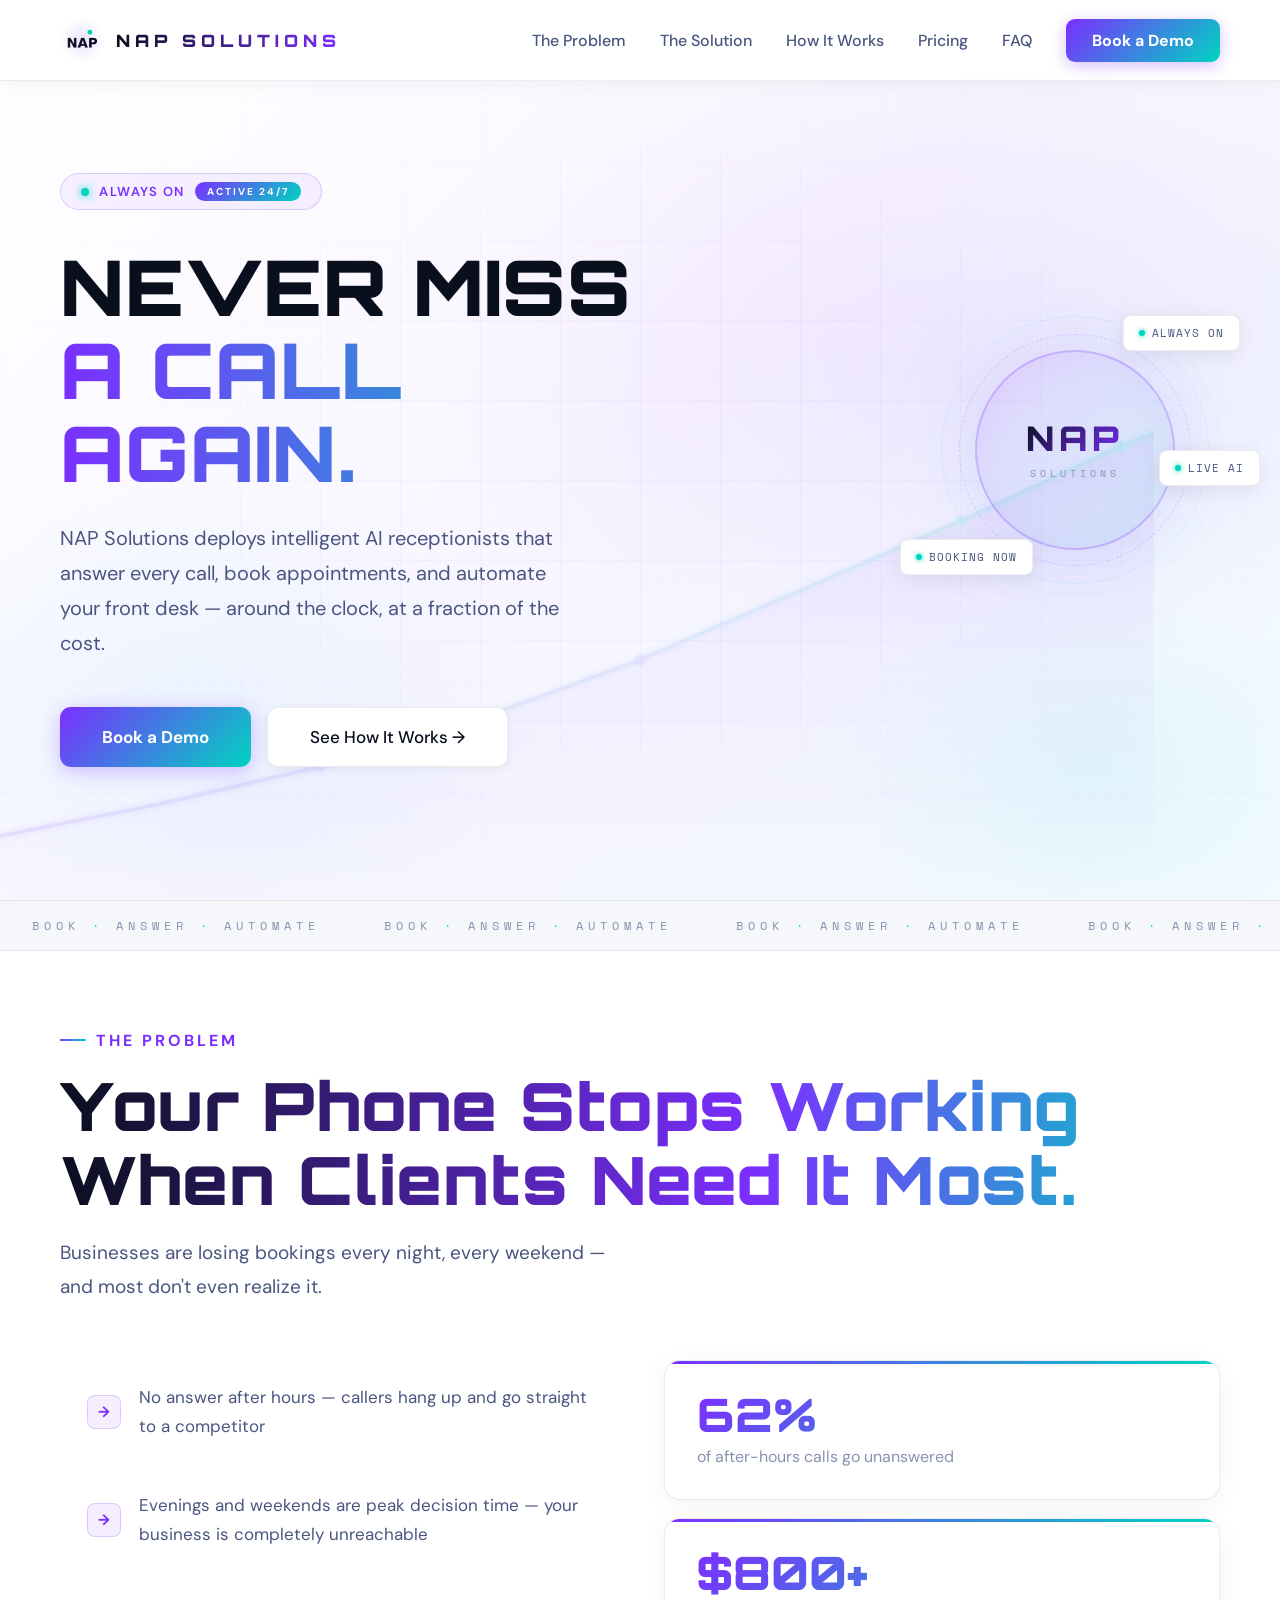
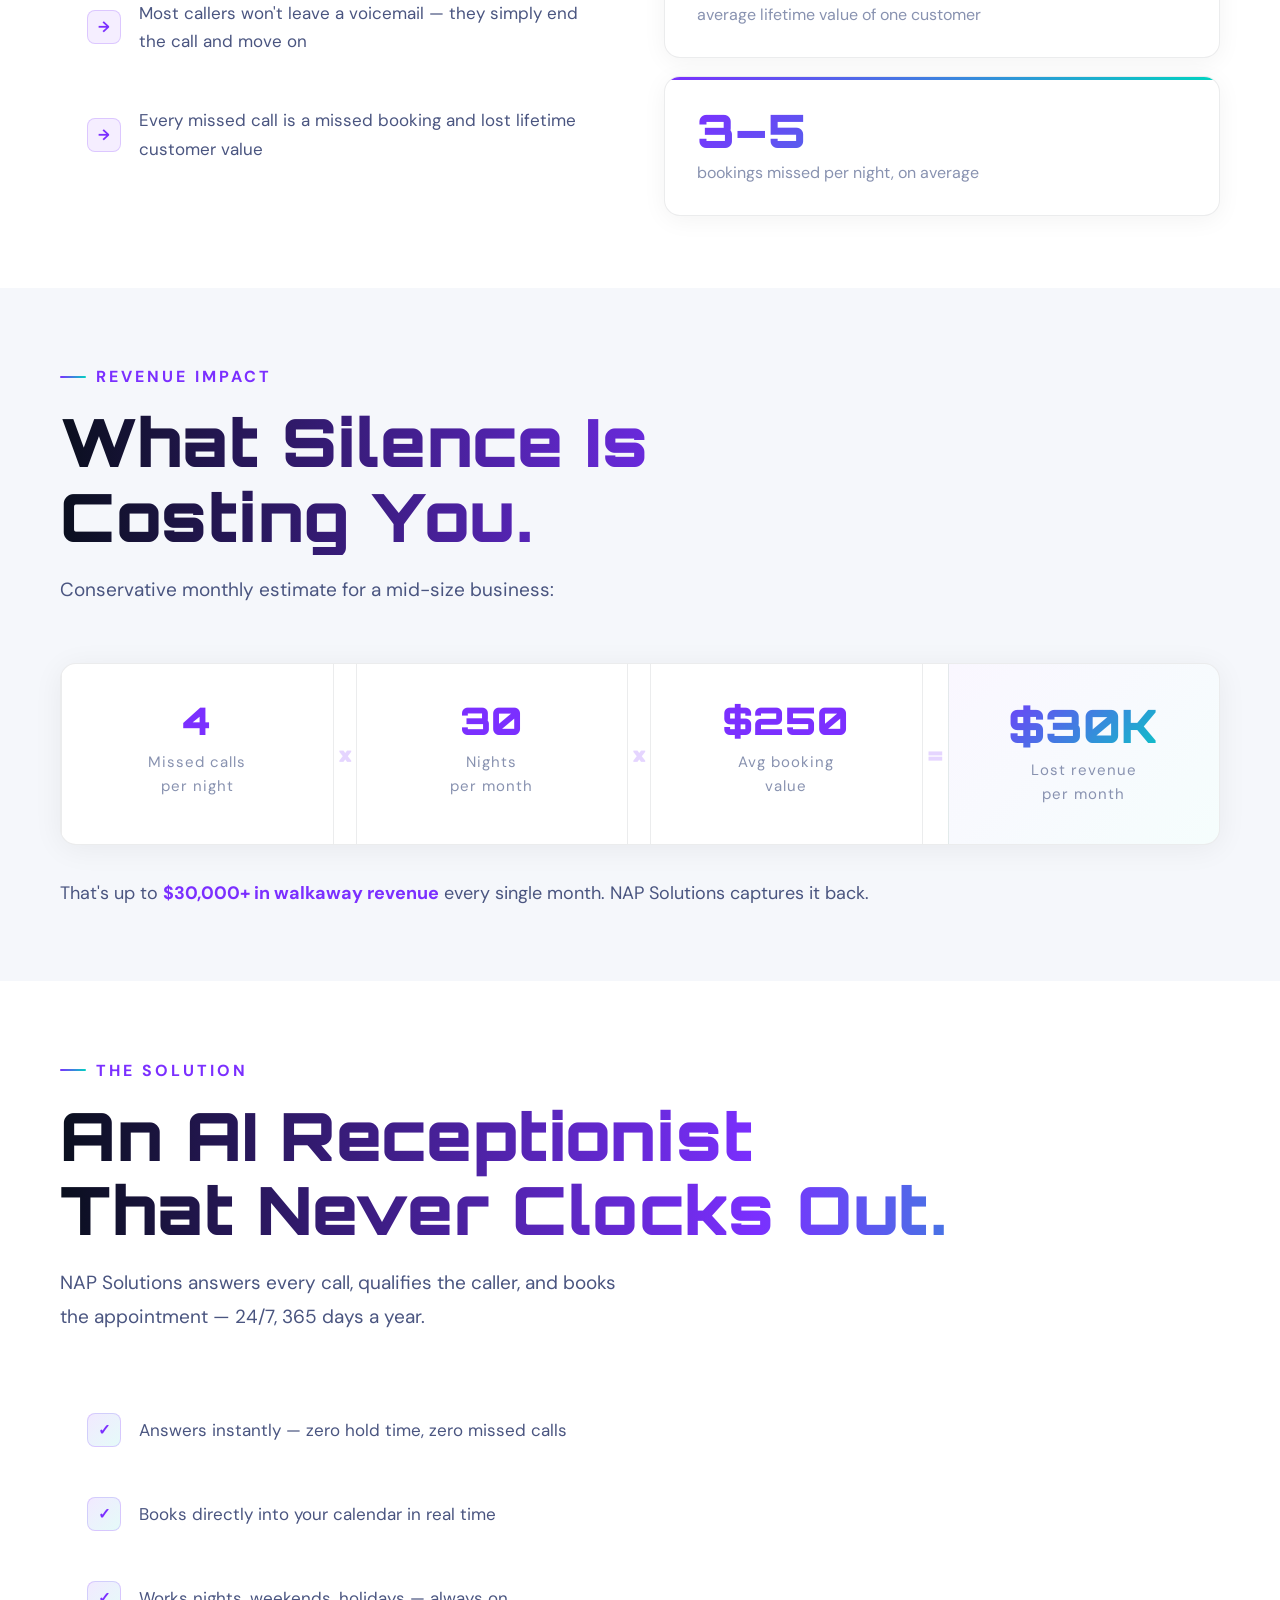
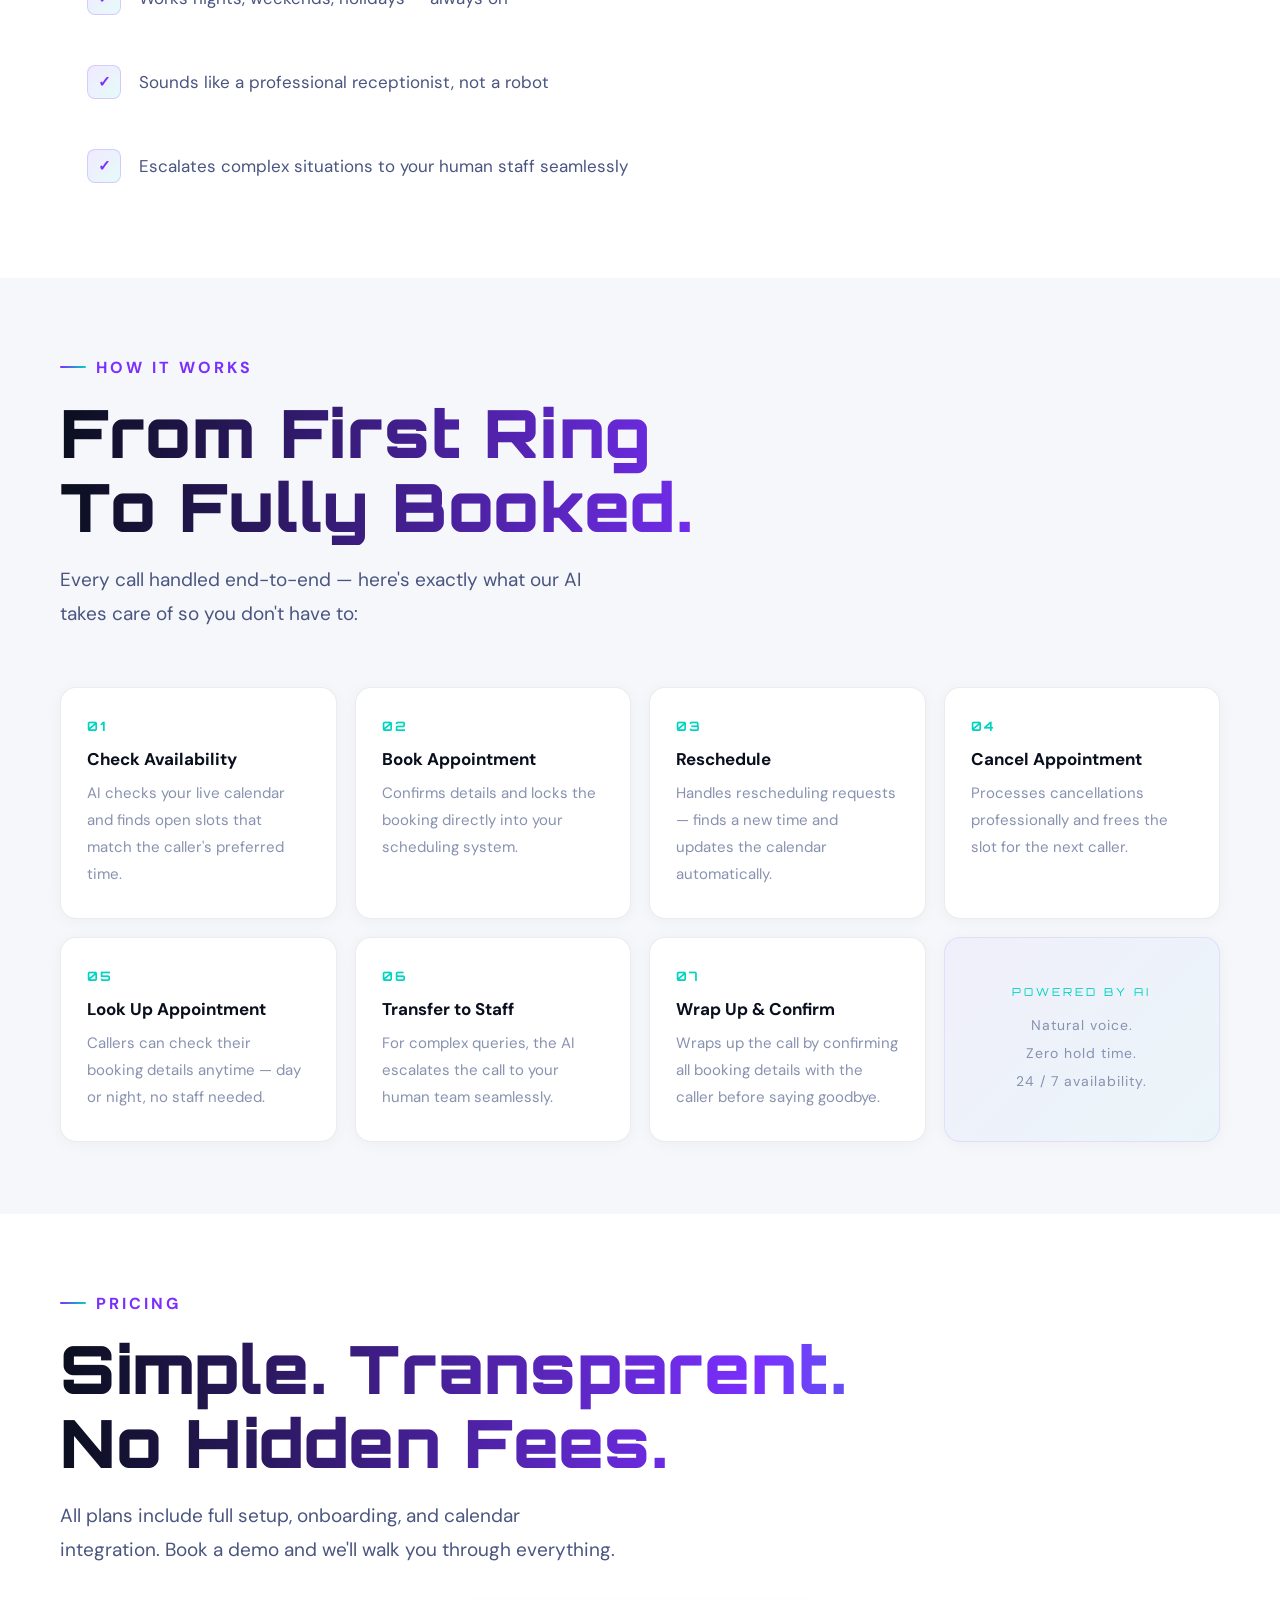
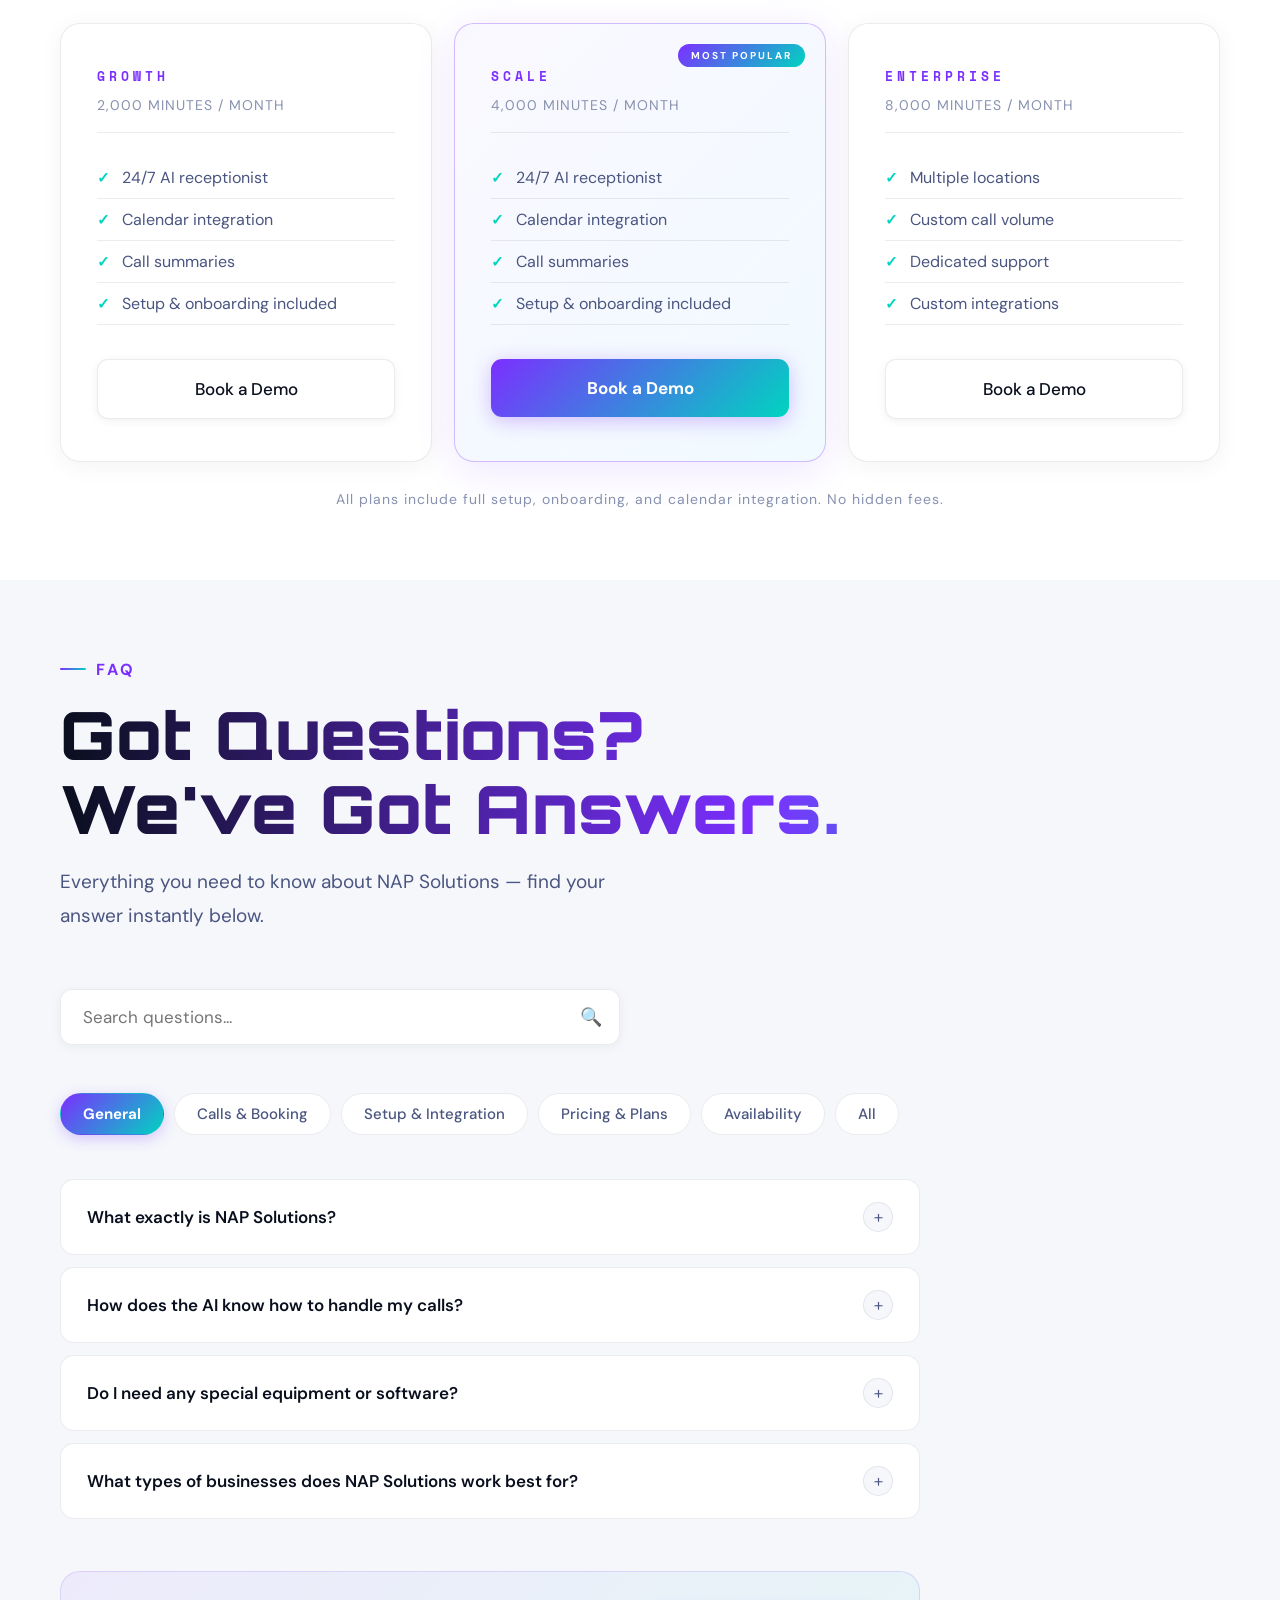
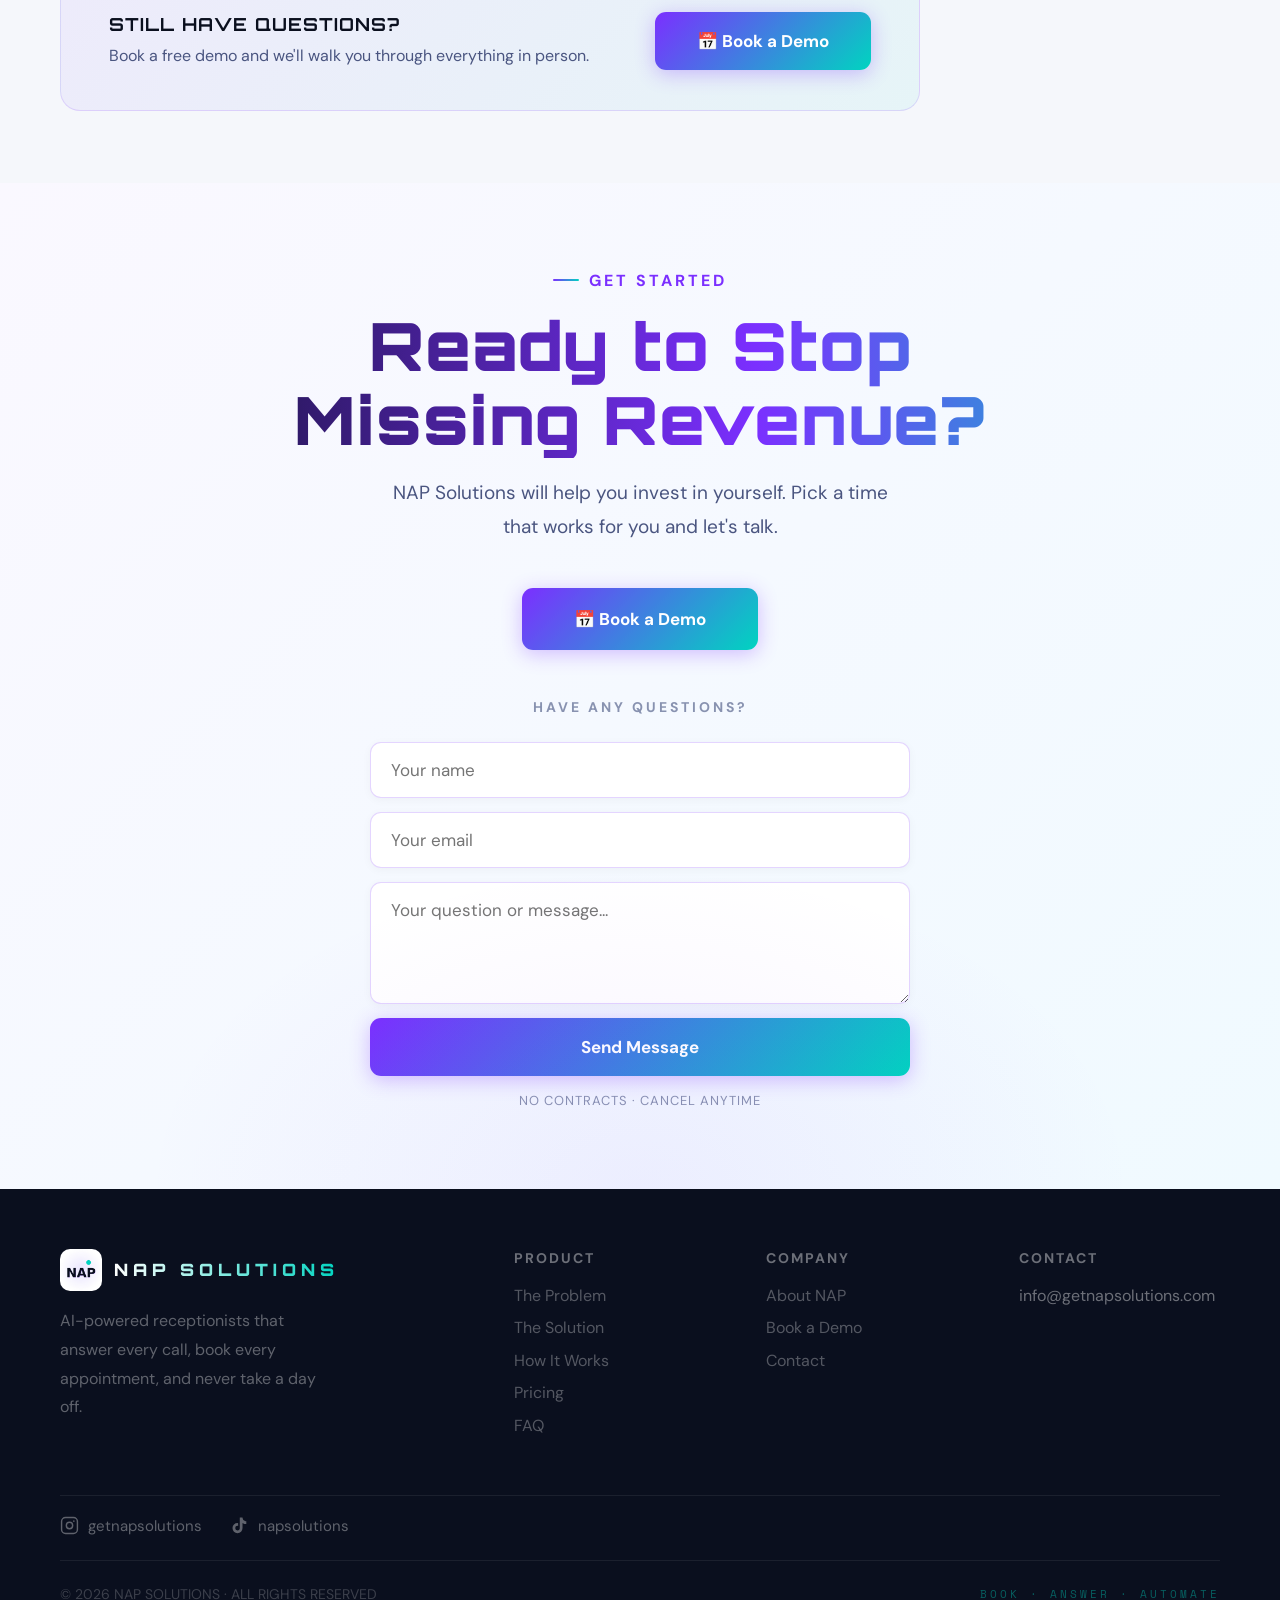
<file: index (7).html>
<!DOCTYPE html>
<html lang="en">
<head>
<meta charset="UTF-8"/>
<meta name="viewport" content="width=device-width, initial-scale=1.0"/>
<title>NAP Solutions — AI Receptionist</title>
<link href="https://fonts.googleapis.com/css2?family=Orbitron:wght@400;700;900&family=DM+Sans:wght@300;400;500;600;700&family=Space+Mono:wght@400;700&display=swap" rel="stylesheet"/>
<style>
  :root {
    --bg:#ffffff; --bg2:#f5f7fb; --bg3:#eef1f8;
    --cyan:#00D4C0; --cyan2:#00b8a6; --purple:#7B2FFF;
    --blue:#00BFFF; --dark:#0a0f1e; --dark2:#1a2240;
    --mid:#4a5580; --light:#8892b0;
    --border:rgba(123,47,255,0.12); --border2:rgba(10,15,30,0.08);
  }
  *,*::before,*::after{box-sizing:border-box;margin:0;padding:0}
  html,body{touch-action:pan-y;overscroll-behavior:none}
  html{scroll-behavior:smooth}
  body{background:var(--bg);color:var(--dark);font-family:'DM Sans',sans-serif;overflow-x:hidden;font-size:18px;-webkit-font-smoothing:antialiased}

  /* NAV */
  nav{position:fixed;top:0;left:0;right:0;z-index:100;display:flex;align-items:center;justify-content:space-between;padding:18px 60px;background:rgba(255,255,255,0.92);backdrop-filter:blur(24px);border-bottom:1px solid var(--border2);box-shadow:0 1px 20px rgba(0,0,0,0.06)}
  .nav-logo{display:flex;align-items:center;gap:12px;text-decoration:none}
  .nav-mark{width:40px;height:40px;border-radius:10px;background:linear-gradient(135deg,rgba(0,212,192,0.15),rgba(123,47,255,0.15));border:1px solid rgba(123,47,255,0.25);display:flex;align-items:center;justify-content:center;position:relative;box-shadow:0 2px 12px rgba(123,47,255,0.1)}
  .nav-mark-dot{width:9px;height:9px;border-radius:50%;background:var(--purple);box-shadow:0 0 10px rgba(123,47,255,0.5);animation:pulse 2.5s ease infinite}
  @keyframes pulse{0%,100%{opacity:1;transform:scale(1)}50%{opacity:0.6;transform:scale(1.3)}}
  .nav-ring{position:absolute;inset:5px;border-radius:50%;border:1px dashed rgba(123,47,255,0.3);animation:spin 10s linear infinite}
  @keyframes spin{to{transform:rotate(360deg)}}
  .nav-wordmark{font-family:'Orbitron',sans-serif;font-weight:900;font-size:17px;letter-spacing:5px;background:linear-gradient(90deg,var(--dark) 0%,var(--purple) 100%);-webkit-background-clip:text;-webkit-text-fill-color:transparent;background-clip:text}
  .nav-links{display:flex;align-items:center;gap:34px;list-style:none}
  .nav-links a{color:var(--mid);text-decoration:none;font-size:16px;font-weight:500;transition:color 0.2s}
  .nav-links a:hover{color:var(--dark)}
  .nav-cta{background:linear-gradient(135deg,var(--purple),var(--cyan))!important;color:#fff!important;padding:11px 26px;border-radius:9px;font-weight:700!important;font-size:16px!important;box-shadow:0 4px 15px rgba(123,47,255,0.3);transition:all 0.2s!important}
  .nav-cta:hover{opacity:0.9;transform:translateY(-1px);box-shadow:0 6px 20px rgba(123,47,255,0.4)!important}

  /* HERO */
  #hero{min-height:100vh;display:flex;align-items:center;position:relative;overflow:hidden;padding:140px 60px 100px;background:linear-gradient(135deg,#ffffff 0%,#f8f5ff 50%,#f0faff 100%)}
  .hero-mesh{position:absolute;inset:0;z-index:0;background:radial-gradient(ellipse 70% 60% at 75% 40%,rgba(123,47,255,0.08) 0%,transparent 60%),radial-gradient(ellipse 50% 50% at 15% 80%,rgba(0,191,255,0.06) 0%,transparent 55%),radial-gradient(ellipse 40% 40% at 85% 85%,rgba(0,212,192,0.07) 0%,transparent 50%)}
  .hero-grid{position:absolute;inset:0;z-index:0;background-image:linear-gradient(rgba(123,47,255,0.04) 1px,transparent 1px),linear-gradient(90deg,rgba(123,47,255,0.04) 1px,transparent 1px);background-size:80px 80px;mask-image:radial-gradient(ellipse at 50% 50%,black 30%,transparent 80%)}
  .hero-content{position:relative;z-index:2;max-width:640px}
  .always-on-pill{display:inline-flex;align-items:center;gap:10px;background:rgba(123,47,255,0.06);border:1px solid rgba(123,47,255,0.2);border-radius:100px;padding:8px 20px;margin-bottom:36px;animation:fadeUp 0.7s ease both}
  .aop-dot{width:8px;height:8px;border-radius:50%;background:var(--cyan);box-shadow:0 0 8px var(--cyan);animation:pulse 2s infinite}
  .aop-text{font-size:13px;font-weight:600;color:var(--purple);letter-spacing:1.5px}
  .aop-badge{background:linear-gradient(135deg,var(--purple),var(--cyan));color:#fff;font-size:10px;font-weight:700;letter-spacing:2px;padding:3px 12px;border-radius:100px}
  h1{font-family:'Orbitron',sans-serif;font-size:clamp(44px,6vw,82px);font-weight:900;line-height:1.08;letter-spacing:1px;margin-bottom:26px;animation:fadeUp 0.7s 0.1s ease both}
  .h1-light{display:block;color:var(--dark)}
  .h1-grad{display:block;background:linear-gradient(90deg,var(--purple) 0%,var(--cyan) 100%);-webkit-background-clip:text;-webkit-text-fill-color:transparent;background-clip:text}
  .hero-sub{font-size:20px;line-height:1.75;color:var(--mid);font-weight:400;max-width:520px;margin-bottom:46px;animation:fadeUp 0.7s 0.2s ease both}
  .hero-actions{display:flex;gap:16px;flex-wrap:wrap;animation:fadeUp 0.7s 0.3s ease both}

  .btn-primary{background:linear-gradient(135deg,var(--purple),var(--cyan));color:#fff;border:none;padding:18px 42px;border-radius:11px;font-family:'DM Sans',sans-serif;font-size:17px;font-weight:700;cursor:pointer;box-shadow:0 4px 20px rgba(123,47,255,0.3);transition:transform 0.2s,box-shadow 0.2s}
  .btn-primary:hover{transform:translateY(-2px);box-shadow:0 8px 30px rgba(123,47,255,0.4)}
  .btn-ghost{background:#fff;color:var(--dark);border:1.5px solid var(--border2);padding:18px 42px;border-radius:11px;font-family:'DM Sans',sans-serif;font-size:17px;font-weight:500;cursor:pointer;box-shadow:0 2px 10px rgba(0,0,0,0.06);transition:border-color 0.2s,box-shadow 0.2s}
  .btn-ghost:hover{border-color:rgba(123,47,255,0.3);box-shadow:0 4px 16px rgba(123,47,255,0.1)}

  /* Hero orb */
  .hero-right{position:absolute;right:60px;top:50%;transform:translateY(-50%);z-index:2;animation:fadeIn 1s 0.4s ease both}
  .orb-card{width:290px;height:290px;position:relative;display:flex;align-items:center;justify-content:center}
  .orb-core{width:200px;height:200px;border-radius:50%;background:linear-gradient(135deg,rgba(123,47,255,0.1),rgba(0,212,192,0.1));border:2px solid rgba(123,47,255,0.25);display:flex;align-items:center;justify-content:center;box-shadow:0 0 60px rgba(123,47,255,0.1),0 0 120px rgba(0,212,192,0.08),inset 0 0 40px rgba(123,47,255,0.05);position:relative}
  .orb-core::before{content:'';position:absolute;inset:-18px;border-radius:50%;border:1px dashed rgba(123,47,255,0.18);animation:spin 8s linear infinite}
  .orb-core::after{content:'';position:absolute;inset:-36px;border-radius:50%;border:1px solid rgba(0,212,192,0.1);animation:spin 14s linear infinite reverse}
  .orb-label{text-align:center}
  .orb-nap{font-family:'Orbitron',sans-serif;font-size:34px;font-weight:900;letter-spacing:5px;display:block;background:linear-gradient(135deg,var(--dark),var(--purple));-webkit-background-clip:text;-webkit-text-fill-color:transparent;background-clip:text}
  .orb-solutions{font-size:10px;letter-spacing:4px;color:var(--light);margin-top:4px;font-family:'Space Mono',monospace}
  .orb-chip{position:absolute;background:#fff;border:1px solid var(--border2);border-radius:8px;padding:9px 15px;font-size:11px;font-family:'Space Mono',monospace;letter-spacing:1px;color:var(--mid);display:flex;align-items:center;gap:7px;box-shadow:0 4px 20px rgba(0,0,0,0.08)}
  .chip-dot{width:6px;height:6px;border-radius:50%;background:var(--cyan);box-shadow:0 0 5px var(--cyan);animation:pulse 2s infinite}
  .chip1{top:10px;right:-20px;animation:float 4s ease-in-out infinite}
  .chip2{bottom:20px;left:-30px;animation:float 4s 1s ease-in-out infinite}
  @keyframes float{0%,100%{transform:translateY(0)}50%{transform:translateY(-8px)}}
  .chip3{top:50%;right:-40px;animation:float3 4s 0.5s ease-in-out infinite}
  @keyframes float3{0%,100%{transform:translateY(-50%)}50%{transform:translateY(calc(-50% - 8px))}}
  .waveform{display:flex;align-items:center;gap:3px;position:absolute;bottom:10px;left:50%;transform:translateX(-50%)}
  .wave-bar{width:3px;border-radius:3px;background:var(--purple);opacity:0.5;animation:wave var(--d,1s) var(--delay,0s) ease-in-out infinite alternate}
  @keyframes wave{from{height:3px;opacity:0.2}to{height:var(--h,18px);opacity:0.7}}

  /* MARQUEE */
  .marquee-wrap{overflow:hidden;border-top:1px solid var(--border2);border-bottom:1px solid var(--border2);background:var(--bg2);padding:16px 0}
  .marquee-track{display:flex;width:max-content;animation:marquee 25s linear infinite}
  @keyframes marquee{0%{transform:translateX(0)}100%{transform:translateX(-50%)}}
  .marquee-item{font-size:12px;letter-spacing:5px;color:var(--light);padding:0 32px;white-space:nowrap;font-family:'Space Mono',monospace}
  .marquee-sep{color:var(--cyan)}

  /* SECTIONS */
  section{padding:72px 60px;position:relative}
  .section-eyebrow{display:inline-flex;align-items:center;gap:10px;font-size:16px;font-weight:700;letter-spacing:3px;color:var(--purple);text-transform:uppercase;margin-bottom:18px}
  .section-eyebrow::before{content:'';width:26px;height:2px;background:linear-gradient(90deg,var(--purple),var(--cyan));border-radius:2px}
  h2{font-family:'Orbitron',sans-serif;font-size:clamp(38px,5.2vw,68px);font-weight:900;letter-spacing:1px;line-height:1.12;margin-bottom:18px;color:var(--dark)}
  .grad-text{background:linear-gradient(90deg,var(--dark) 0%,var(--purple) 60%,var(--cyan) 100%);-webkit-background-clip:text;-webkit-text-fill-color:transparent;background-clip:text}
  .section-sub{font-size:19px;line-height:1.8;color:var(--mid);max-width:560px;margin-bottom:56px}

  /* PROBLEM */
  #problem{background:var(--bg)}
  .problem-layout{display:grid;grid-template-columns:1fr 1fr;gap:48px;align-items:start}
  .problem-list{display:flex;flex-direction:column;gap:4px}
  .problem-item{display:flex;align-items:center;gap:18px;padding:22px 26px;border-radius:12px;border:1px solid transparent;transition:background 0.2s,border-color 0.2s;cursor:default}
  .problem-item:hover{background:rgba(123,47,255,0.03);border-color:rgba(123,47,255,0.1)}
  .problem-arrow{width:34px;height:34px;border-radius:8px;flex-shrink:0;background:rgba(123,47,255,0.08);border:1px solid rgba(123,47,255,0.2);display:flex;align-items:center;justify-content:center;font-size:15px;color:var(--purple);align-self:center;font-weight:700}
  .problem-item p{font-size:17px;line-height:1.7;color:var(--mid)}
  .stats-col{display:flex;flex-direction:column;gap:18px}
  .stat-card{padding:30px 32px;border-radius:16px;background:#fff;border:1px solid var(--border2);box-shadow:0 4px 24px rgba(0,0,0,0.05);position:relative;overflow:hidden}
  .stat-card::after{content:'';position:absolute;top:0;left:0;right:0;height:3px;background:linear-gradient(90deg,var(--purple),var(--cyan));border-radius:3px 3px 0 0}
  .stat-card .big{font-family:'Orbitron',sans-serif;font-size:46px;font-weight:900;line-height:1;margin-bottom:8px;background:linear-gradient(135deg,var(--purple),var(--cyan));-webkit-background-clip:text;-webkit-text-fill-color:transparent;background-clip:text}
  .stat-card .lbl{font-size:16px;color:var(--light);line-height:1.5}

  /* COST */
  #cost{background:var(--bg2)}
  .cost-row{display:flex;align-items:stretch;border-radius:16px;overflow:hidden;border:1px solid var(--border2);margin:48px 0 32px;background:#fff;box-shadow:0 4px 30px rgba(0,0,0,0.06)}
  .cost-cell{flex:1;padding:38px 28px;text-align:center;border-right:1px solid var(--border2);border-left:1px solid var(--border2)}
  .cost-cell:last-child{border-right:none;background:linear-gradient(135deg,rgba(123,47,255,0.04),rgba(0,212,192,0.04))}
  .cost-big{font-family:'Orbitron',sans-serif;font-size:38px;font-weight:900;color:var(--purple);margin-bottom:10px;line-height:1}
  .cost-cell:last-child .cost-big{font-size:46px;background:linear-gradient(135deg,var(--purple),var(--cyan));-webkit-background-clip:text;-webkit-text-fill-color:transparent;background-clip:text}
  .cost-lbl{font-size:15px;color:var(--light);letter-spacing:1px;line-height:1.6}
  .cost-op{font-family:'Orbitron',sans-serif;font-size:26px;font-weight:900;color:rgba(123,47,255,0.2);display:flex;align-items:center;padding:0 4px}
  .cost-note{font-size:18px;color:var(--mid);line-height:1.8}
  .cost-note strong{color:var(--purple);font-weight:700}

  /* SOLUTION */
  #solution{background:var(--bg)}
  .solution-list{display:flex;flex-direction:column;gap:4px;max-width:720px}
  .solution-item{display:flex;align-items:center;gap:18px;padding:22px 26px;border-radius:12px;border:1px solid transparent;transition:background 0.2s,border-color 0.2s}
  .solution-item:hover{background:rgba(0,212,192,0.04);border-color:rgba(0,212,192,0.15)}
  .sol-check{width:34px;height:34px;border-radius:8px;flex-shrink:0;background:linear-gradient(135deg,rgba(123,47,255,0.1),rgba(0,212,192,0.1));border:1px solid rgba(123,47,255,0.2);display:flex;align-items:center;justify-content:center;font-size:15px;color:var(--purple);font-weight:700;align-self:center}
  .solution-item p{font-size:17px;line-height:1.7;color:var(--mid)}

  /* HOW IT WORKS */
  #how{background:var(--bg2)}
  .functions-grid{display:grid;grid-template-columns:repeat(4,1fr);gap:18px;margin-top:50px}
  .func-card{padding:30px 26px;border-radius:16px;background:#fff;border:1px solid var(--border2);box-shadow:0 2px 16px rgba(0,0,0,0.04);transition:border-color 0.3s,transform 0.3s,box-shadow 0.3s;cursor:default}
  .func-card:hover{border-color:rgba(123,47,255,0.25);transform:translateY(-4px);box-shadow:0 12px 36px rgba(123,47,255,0.1)}
  .func-num{font-family:'Orbitron',sans-serif;font-size:13px;font-weight:700;color:var(--cyan);letter-spacing:2px;margin-bottom:14px}
  .func-card h3{font-size:17px;font-weight:700;color:var(--dark);margin-bottom:10px}
  .func-card p{font-size:15px;line-height:1.8;color:var(--light)}
  .func-card.filler{background:linear-gradient(135deg,rgba(123,47,255,0.04),rgba(0,212,192,0.04));border-color:rgba(123,47,255,0.1);display:flex;align-items:center;justify-content:center;text-align:center}

  /* PRICING */
  #pricing{background:var(--bg)}
  .pricing-grid{display:grid;grid-template-columns:repeat(3,1fr);gap:22px;margin-top:52px}
  .pricing-card{border-radius:20px;padding:42px 36px;background:#fff;border:1px solid var(--border2);box-shadow:0 4px 24px rgba(0,0,0,0.05);transition:transform 0.3s,box-shadow 0.3s;position:relative;overflow:hidden}
  .pricing-card:hover{transform:translateY(-6px);box-shadow:0 20px 50px rgba(123,47,255,0.1)}
  .pricing-card.featured{background:linear-gradient(135deg,#faf8ff,#f0faff);border-color:rgba(123,47,255,0.3);box-shadow:0 8px 40px rgba(123,47,255,0.12)}
  .popular-badge{position:absolute;top:20px;right:20px;background:linear-gradient(135deg,var(--purple),var(--cyan));color:#fff;font-size:10px;font-weight:700;letter-spacing:2px;padding:5px 13px;border-radius:100px}
  .pricing-tier{font-size:13px;font-weight:700;letter-spacing:4px;color:var(--purple);margin-bottom:10px;font-family:'Space Mono',monospace}
  .pricing-mins{font-size:14px;color:var(--light);margin-bottom:18px;letter-spacing:1px}
  .pricing-divider{height:1px;background:var(--border2);margin-bottom:24px}
  .pricing-features{list-style:none;margin-bottom:34px}
  .pricing-features li{font-size:16px;color:var(--mid);padding:10px 0;border-bottom:1px solid var(--border2);display:flex;align-items:center;gap:12px}
  .pricing-features li::before{content:'✓';color:var(--cyan);font-size:15px;font-weight:700}
  .pricing-footer{text-align:center;font-size:14px;color:var(--light);margin-top:28px;letter-spacing:1px}

  /* FAQ */
  #faq{background:var(--bg2)}
  .faq-search-wrap{max-width:560px;margin-bottom:48px;position:relative}
  .faq-search{width:100%;padding:16px 50px 16px 22px;border:1.5px solid var(--border2);border-radius:12px;font-family:'DM Sans',sans-serif;font-size:17px;color:var(--dark);outline:none;background:#fff;box-shadow:0 2px 12px rgba(0,0,0,0.05);transition:border-color 0.2s}
  .faq-search:focus{border-color:rgba(123,47,255,0.4)}
  .faq-search-icon{position:absolute;right:18px;top:50%;transform:translateY(-50%);color:var(--light);font-size:18px;pointer-events:none}
  .faq-tabs{display:flex;flex-wrap:wrap;gap:10px;margin-bottom:44px}
  .faq-tab{padding:10px 22px;border-radius:100px;border:1.5px solid var(--border2);background:#fff;font-family:'DM Sans',sans-serif;font-size:15px;font-weight:500;color:var(--mid);cursor:pointer;transition:all 0.2s}
  .faq-tab:hover{border-color:rgba(123,47,255,0.3);color:var(--purple)}
  .faq-tab.active{background:linear-gradient(135deg,var(--purple),var(--cyan));border-color:transparent;color:#fff;font-weight:700;box-shadow:0 4px 14px rgba(123,47,255,0.25)}
  .faq-list{display:flex;flex-direction:column;gap:12px;max-width:860px}
  .faq-item{background:#fff;border:1.5px solid var(--border2);border-radius:14px;overflow:hidden;transition:border-color 0.2s,box-shadow 0.2s}
  .faq-item.open{border-color:rgba(123,47,255,0.25);box-shadow:0 6px 24px rgba(123,47,255,0.08)}
  .faq-item.hidden{display:none}
  .faq-q{width:100%;background:none;border:none;padding:22px 26px;display:flex;align-items:center;justify-content:space-between;gap:20px;cursor:pointer;text-align:left;font-family:'DM Sans',sans-serif;font-size:17px;font-weight:600;color:var(--dark);transition:color 0.2s}
  .faq-item.open .faq-q{color:var(--purple)}
  .faq-icon{flex-shrink:0;width:30px;height:30px;border-radius:50%;background:var(--bg2);border:1px solid var(--border2);display:flex;align-items:center;justify-content:center;font-size:18px;color:var(--mid);transition:all 0.3s;font-weight:300;line-height:1}
  .faq-item.open .faq-icon{background:linear-gradient(135deg,var(--purple),var(--cyan));border-color:transparent;color:#fff;transform:rotate(45deg)}
  .faq-a{max-height:0;overflow:hidden;transition:max-height 0.35s ease,padding 0.3s ease;font-size:16px;line-height:1.8;color:var(--mid);padding:0 26px}
  .faq-item.open .faq-a{max-height:300px;padding:0 26px 22px}
  .no-results{display:none;text-align:center;padding:60px 20px;color:var(--light);font-size:17px}
  .no-results.show{display:block}
  .faq-cta{margin-top:52px;padding:40px 48px;background:linear-gradient(135deg,rgba(123,47,255,0.06),rgba(0,212,192,0.06));border:1.5px solid rgba(123,47,255,0.15);border-radius:20px;display:flex;align-items:center;justify-content:space-between;gap:24px;flex-wrap:wrap;max-width:860px}
  .faq-cta-text h3{font-family:'Orbitron',sans-serif;font-size:18px;font-weight:700;color:var(--dark);margin-bottom:8px;letter-spacing:1px}
  .faq-cta-text p{font-size:16px;color:var(--mid);line-height:1.6}

  /* CTA */
  #cta{background:linear-gradient(135deg,#faf8ff 0%,#f0faff 100%);text-align:center;padding:80px 60px;position:relative;overflow:hidden}
  #cta::before{content:'';position:absolute;inset:0;background:radial-gradient(ellipse 60% 50% at 50% 100%,rgba(123,47,255,0.06) 0%,transparent 65%);pointer-events:none}
  #cta .section-eyebrow{justify-content:center}
  #cta>p{font-size:19px;color:var(--mid);margin-bottom:44px;max-width:520px;margin-left:auto;margin-right:auto;line-height:1.8}
  .cta-disclaimer{font-size:13px;color:var(--light);margin-top:16px;letter-spacing:1px}

  /* FOOTER */
  footer{background:var(--dark);padding:60px 60px 32px;color:rgba(255,255,255,0.6)}
  .footer-grid{display:grid;grid-template-columns:2fr 1fr 1fr 1fr;gap:52px;margin-bottom:48px}
  .footer-brand p{font-size:16px;line-height:1.8;color:rgba(255,255,255,0.35);margin-top:16px;max-width:270px}
  .footer-col h4{font-size:14px;font-weight:700;letter-spacing:2px;color:rgba(255,255,255,0.4);text-transform:uppercase;margin-bottom:18px}
  .footer-col ul{list-style:none}
  .footer-col li{font-size:16px;color:rgba(255,255,255,0.3);margin-bottom:10px;cursor:pointer;transition:color 0.2s;display:block;width:fit-content;line-height:1.4}
  .footer-col li:hover{color:rgba(255,255,255,0.8)}
  .footer-bottom{border-top:1px solid rgba(255,255,255,0.07);padding-top:24px;display:flex;justify-content:space-between;align-items:center;font-size:14px;color:rgba(255,255,255,0.2);flex-wrap:wrap;gap:10px}
  .footer-tagline{font-family:'Space Mono',monospace;font-size:11px;letter-spacing:3px;color:rgba(0,212,192,0.4)}
  .footer-wordmark{font-family:'Orbitron',sans-serif;font-weight:900;font-size:17px;letter-spacing:5px;background:linear-gradient(90deg,#fff 0%,var(--cyan) 100%);-webkit-background-clip:text;-webkit-text-fill-color:transparent;background-clip:text}
  .footer-mark{width:36px;height:36px;border-radius:9px;background:linear-gradient(135deg,rgba(0,212,192,0.15),rgba(123,47,255,0.15));border:1px solid rgba(0,212,192,0.2);display:flex;align-items:center;justify-content:center;position:relative}
  .footer-mark-dot{width:8px;height:8px;border-radius:50%;background:var(--cyan);box-shadow:0 0 8px var(--cyan)}


  @keyframes fadeIn{from{opacity:0}to{opacity:1}}
  ::-webkit-scrollbar{width:4px}
  ::-webkit-scrollbar-track{background:var(--bg2)}
  ::-webkit-scrollbar-thumb{background:rgba(123,47,255,0.3);border-radius:4px}

  @media(max-width:960px){
    nav{padding:14px 24px}
    .nav-links{display:none}
    section,#hero,#cta{padding-left:24px;padding-right:24px}
    .hero-right{display:none}
    .problem-layout,.pricing-grid,.functions-grid,.footer-grid{grid-template-columns:1fr}
    .cost-row{flex-direction:column}
    .cost-op{padding:10px 0;justify-content:center}
    footer{padding:36px 24px 24px}
    .faq-cta{flex-direction:column;text-align:center}
  }
  /* BOOKING MODAL */
  #bookingModal{display:none;position:fixed;inset:0;z-index:9999;background:rgba(10,15,30,0.7);backdrop-filter:blur(6px);align-items:center;justify-content:center;padding:20px}
  #bookingModal.active{display:flex}
  #bookingBox{background:#fff;border-radius:20px;width:100%;max-width:940px;height:90vh;display:flex;flex-direction:column;overflow:hidden;box-shadow:0 40px 100px rgba(0,0,0,0.3);animation:fadeUp 0.3s ease}
  #bookingHeader{display:flex;align-items:center;justify-content:space-between;padding:18px 28px;border-bottom:1px solid var(--border2);flex-shrink:0;background:#fff}
  #bookingHeader span{font-family:'Orbitron',sans-serif;font-size:13px;font-weight:700;letter-spacing:2px;color:var(--dark)}
  #bookingHeader p{font-size:12px;color:var(--light);margin-top:2px}
  #closeBooking{background:none;border:1.5px solid var(--border2);border-radius:50%;width:36px;height:36px;font-size:20px;cursor:pointer;color:var(--mid);display:flex;align-items:center;justify-content:center;transition:all 0.2s}
  #closeBooking:hover{background:var(--bg2);color:var(--dark)}
  #bookingFrame{flex:1;width:100%;border:none}
</style>
</head>
<body>

<!-- NAV -->
<nav>
  <a class="nav-logo" href="#">
    <img src="[data-uri]" alt="NAP Solutions" style="height:44px;width:44px;border-radius:10px;object-fit:cover;"/>
    <span class="nav-wordmark">NAP SOLUTIONS</span>
  </a>
  <ul class="nav-links">
    <li><a href="#problem">The Problem</a></li>
    <li><a href="#solution">The Solution</a></li>
    <li><a href="#how">How It Works</a></li>
    <li><a href="#pricing">Pricing</a></li>
    <li><a href="#faq">FAQ</a></li>
    <li><a href="#" class="nav-cta" onclick="openCalModal();return false;">Book a Demo</a></li>
  </ul>
</nav>

<!-- HERO -->
<section id="hero">
  <div class="hero-mesh"></div>
  <div class="hero-grid"></div>
  <div style="position:absolute;bottom:0;left:0;right:0;height:100%;overflow:hidden;pointer-events:none;z-index:0;">
    <svg viewBox="0 0 1200 500" preserveAspectRatio="xMidYMax meet" xmlns="http://www.w3.org/2000/svg" style="position:absolute;bottom:0;left:0;width:100%;height:85%;opacity:0.13;">
      <defs>
        <linearGradient id="graphGrad" x1="0" y1="0" x2="0" y2="1"><stop offset="0%" stop-color="#7B2FFF" stop-opacity="0.6"/><stop offset="100%" stop-color="#7B2FFF" stop-opacity="0"/></linearGradient>
        <linearGradient id="lineGrad" x1="0" y1="0" x2="1" y2="0"><stop offset="0%" stop-color="#7B2FFF"/><stop offset="100%" stop-color="#00D4C0"/></linearGradient>
        <filter id="glow"><feGaussianBlur stdDeviation="3" result="blur"/><feMerge><feMergeNode in="blur"/><feMergeNode in="SourceGraphic"/></feMerge></filter>
        <clipPath id="graphClip"><rect id="graphReveal" x="0" y="0" width="0" height="500"/></clipPath>
      </defs>
      <line x1="0" y1="400" x2="1200" y2="400" stroke="#7B2FFF" stroke-width="1" stroke-dasharray="6,8" opacity="0.4"/>
      <line x1="0" y1="300" x2="1200" y2="300" stroke="#7B2FFF" stroke-width="1" stroke-dasharray="6,8" opacity="0.3"/>
      <line x1="0" y1="200" x2="1200" y2="200" stroke="#7B2FFF" stroke-width="1" stroke-dasharray="6,8" opacity="0.2"/>
      <line x1="0" y1="100" x2="1200" y2="100" stroke="#7B2FFF" stroke-width="1" stroke-dasharray="6,8" opacity="0.15"/>
      <path d="M0,440 L150,410 L300,375 L450,330 L600,275 L750,210 L900,145 L1050,75 L1200,15 L1200,500 L0,500 Z" fill="url(#graphGrad)" clip-path="url(#graphClip)"/>
      <path d="M0,440 L150,410 L300,375 L450,330 L600,275 L750,210 L900,145 L1050,75 L1200,15" fill="none" stroke="url(#lineGrad)" stroke-width="3.5" stroke-linecap="round" stroke-linejoin="round" filter="url(#glow)" clip-path="url(#graphClip)"/>
      <g clip-path="url(#graphClip)">
        <circle cx="300" cy="375" r="5" fill="#7B2FFF" opacity="0.8"/>
        <circle cx="600" cy="275" r="5" fill="#7B2FFF" opacity="0.8"/>
        <circle cx="900" cy="145" r="5" fill="#00D4C0" opacity="0.9"/>
        <circle cx="1050" cy="75" r="6" fill="#00D4C0" opacity="0.9"/>
        <circle cx="1200" cy="15" r="7" fill="#00D4C0" opacity="1"/>
      </g>
      <g clip-path="url(#graphClip)"><polygon points="1200,15 1182,27 1188,15 1182,3" fill="#00D4C0" opacity="0.9"/></g>
      <animate href="#graphReveal" attributeName="width" from="0" to="1200" dur="2.2s" begin="0.4s" fill="freeze" calcMode="spline" keySplines="0.4 0 0.2 1"/>
    </svg>
  </div>
  <div class="hero-content">
    <div class="always-on-pill">
      <div class="aop-dot"></div>
      <span class="aop-text">ALWAYS ON</span>
      <span class="aop-badge">ACTIVE 24/7</span>
    </div>
    <h1>
      <span class="h1-light">NEVER MISS</span>
      <span class="h1-grad">A CALL AGAIN.</span>
    </h1>
    <p class="hero-sub">NAP Solutions deploys intelligent AI receptionists that answer every call, book appointments, and automate your front desk — around the clock, at a fraction of the cost.</p>
    <div class="hero-actions">
      <button class="btn-primary" onclick="openCalModal()">Book a Demo</button>
      <button class="btn-ghost" onclick="document.getElementById('how').scrollIntoView({behavior:'smooth'})">See How It Works →</button>
    </div>
  </div>
  <div class="hero-right">
    <div class="orb-card">
      <div class="orb-core">
        <div class="orb-label">
          <span class="orb-nap">NAP</span>
          <span class="orb-solutions">SOLUTIONS</span>
        </div>
      </div>
      <div class="orb-chip chip1"><div class="chip-dot"></div>ALWAYS ON</div>
      <div class="orb-chip chip2"><div class="chip-dot"></div>BOOKING NOW</div>
      <div class="orb-chip chip3"><div class="chip-dot"></div>LIVE AI</div>
      <div class="waveform">
        <div class="wave-bar" style="--d:0.9s;--delay:0s;--h:7px"></div>
        <div class="wave-bar" style="--d:1.1s;--delay:0.1s;--h:16px"></div>
        <div class="wave-bar" style="--d:0.8s;--delay:0.2s;--h:26px"></div>
        <div class="wave-bar" style="--d:1.2s;--delay:0.05s;--h:14px"></div>
        <div class="wave-bar" style="--d:0.7s;--delay:0.3s;--h:30px"></div>
        <div class="wave-bar" style="--d:1.0s;--delay:0.15s;--h:20px"></div>
        <div class="wave-bar" style="--d:0.9s;--delay:0.25s;--h:28px"></div>
        <div class="wave-bar" style="--d:1.1s;--delay:0s;--h:16px"></div>
        <div class="wave-bar" style="--d:0.8s;--delay:0.35s;--h:10px"></div>
        <div class="wave-bar" style="--d:1.3s;--delay:0.1s;--h:22px"></div>
        <div class="wave-bar" style="--d:0.9s;--delay:0.2s;--h:14px"></div>
      </div>
    </div></section>

<!-- MARQUEE -->
<div class="marquee-wrap">
  <div class="marquee-track">
    <span class="marquee-item">BOOK <span class="marquee-sep">·</span> ANSWER <span class="marquee-sep">·</span> AUTOMATE</span>
    <span class="marquee-item">BOOK <span class="marquee-sep">·</span> ANSWER <span class="marquee-sep">·</span> AUTOMATE</span>
    <span class="marquee-item">BOOK <span class="marquee-sep">·</span> ANSWER <span class="marquee-sep">·</span> AUTOMATE</span>
    <span class="marquee-item">BOOK <span class="marquee-sep">·</span> ANSWER <span class="marquee-sep">·</span> AUTOMATE</span>
    <span class="marquee-item">BOOK <span class="marquee-sep">·</span> ANSWER <span class="marquee-sep">·</span> AUTOMATE</span>
    <span class="marquee-item">BOOK <span class="marquee-sep">·</span> ANSWER <span class="marquee-sep">·</span> AUTOMATE</span>
    <span class="marquee-item">BOOK <span class="marquee-sep">·</span> ANSWER <span class="marquee-sep">·</span> AUTOMATE</span>
    <span class="marquee-item">BOOK <span class="marquee-sep">·</span> ANSWER <span class="marquee-sep">·</span> AUTOMATE</span>
    <span class="marquee-item">BOOK <span class="marquee-sep">·</span> ANSWER <span class="marquee-sep">·</span> AUTOMATE</span>
    <span class="marquee-item">BOOK <span class="marquee-sep">·</span> ANSWER <span class="marquee-sep">·</span> AUTOMATE</span>
    <span class="marquee-item">BOOK <span class="marquee-sep">·</span> ANSWER <span class="marquee-sep">·</span> AUTOMATE</span>
    <span class="marquee-item">BOOK <span class="marquee-sep">·</span> ANSWER <span class="marquee-sep">·</span> AUTOMATE</span>
    <span class="marquee-item">BOOK <span class="marquee-sep">·</span> ANSWER <span class="marquee-sep">·</span> AUTOMATE</span>
    <span class="marquee-item">BOOK <span class="marquee-sep">·</span> ANSWER <span class="marquee-sep">·</span> AUTOMATE</span>
    <span class="marquee-item">BOOK <span class="marquee-sep">·</span> ANSWER <span class="marquee-sep">·</span> AUTOMATE</span>
    <span class="marquee-item">BOOK <span class="marquee-sep">·</span> ANSWER <span class="marquee-sep">·</span> AUTOMATE</span>
  </div>
</div>

<!-- PROBLEM -->
<section id="problem">
  <div class="section-eyebrow">The Problem</div>
  <h2 class="grad-text">Your Phone Stops Working<br/>When Clients Need It Most.</h2>
  <p class="section-sub">Businesses are losing bookings every night, every weekend — and most don't even realize it.</p>
  <div class="problem-layout">
    <div class="problem-list">
      <div class="problem-item"><div class="problem-arrow">→</div><p>No answer after hours — callers hang up and go straight to a competitor</p></div>
      <div class="problem-item"><div class="problem-arrow">→</div><p>Evenings and weekends are peak decision time — your business is completely unreachable</p></div>
      <div class="problem-item"><div class="problem-arrow">→</div><p>Most callers won't leave a voicemail — they simply end the call and move on</p></div>
      <div class="problem-item"><div class="problem-arrow">→</div><p>Every missed call is a missed booking and lost lifetime customer value</p></div>
    </div>
    <div class="stats-col">
      <div class="stat-card"><div class="big">62%</div><div class="lbl">of after-hours calls go unanswered</div></div>
      <div class="stat-card"><div class="big">$800+</div><div class="lbl">average lifetime value of one customer</div></div>
      <div class="stat-card"><div class="big">3–5</div><div class="lbl">bookings missed per night, on average</div></div>
    </div>
  </div>
</section>

<!-- REVENUE IMPACT -->
<section id="cost">
  <div class="section-eyebrow">Revenue Impact</div>
  <h2 class="grad-text">What Silence Is<br/>Costing You.</h2>
  <p class="section-sub">Conservative monthly estimate for a mid-size business:</p>
  <div class="cost-row">
    <div class="cost-cell"><div class="cost-big">4</div><div class="cost-lbl">Missed calls<br/>per night</div></div>
    <div class="cost-op">×</div>
    <div class="cost-cell"><div class="cost-big">30</div><div class="cost-lbl">Nights<br/>per month</div></div>
    <div class="cost-op">×</div>
    <div class="cost-cell"><div class="cost-big">$250</div><div class="cost-lbl">Avg booking<br/>value</div></div>
    <div class="cost-op">=</div>
    <div class="cost-cell"><div class="cost-big">$30K</div><div class="cost-lbl">Lost revenue<br/>per month</div></div>
  </div>
  <p class="cost-note">That's up to <strong>$30,000+ in walkaway revenue</strong> every single month. NAP Solutions captures it back.</p>

</section>


<!-- SOLUTION -->
<section id="solution">
  <div class="section-eyebrow">The Solution</div>
  <h2 class="grad-text">An AI Receptionist<br/>That Never Clocks Out.</h2>
  <p class="section-sub">NAP Solutions answers every call, qualifies the caller, and books the appointment — 24/7, 365 days a year.</p>
  <div class="solution-list">
    <div class="solution-item"><div class="sol-check">✓</div><p>Answers instantly — zero hold time, zero missed calls</p></div>
    <div class="solution-item"><div class="sol-check">✓</div><p>Books directly into your calendar in real time</p></div>
    <div class="solution-item"><div class="sol-check">✓</div><p>Works nights, weekends, holidays — always on</p></div>
    <div class="solution-item"><div class="sol-check">✓</div><p>Sounds like a professional receptionist, not a robot</p></div>
    <div class="solution-item"><div class="sol-check">✓</div><p>Escalates complex situations to your human staff seamlessly</p></div>
  </div>
</section>

<!-- HOW IT WORKS -->
<section id="how">
  <div class="section-eyebrow">How It Works</div>
  <h2 class="grad-text">From First Ring<br/>To Fully Booked.</h2>
  <p class="section-sub">Every call handled end-to-end — here's exactly what our AI takes care of so you don't have to:</p>
  <div class="functions-grid">
    <div class="func-card"><div class="func-num">01</div><h3>Check Availability</h3><p>AI checks your live calendar and finds open slots that match the caller's preferred time.</p></div>
    <div class="func-card"><div class="func-num">02</div><h3>Book Appointment</h3><p>Confirms details and locks the booking directly into your scheduling system.</p></div>
    <div class="func-card"><div class="func-num">03</div><h3>Reschedule</h3><p>Handles rescheduling requests — finds a new time and updates the calendar automatically.</p></div>
    <div class="func-card"><div class="func-num">04</div><h3>Cancel Appointment</h3><p>Processes cancellations professionally and frees the slot for the next caller.</p></div>
    <div class="func-card"><div class="func-num">05</div><h3>Look Up Appointment</h3><p>Callers can check their booking details anytime — day or night, no staff needed.</p></div>
    <div class="func-card"><div class="func-num">06</div><h3>Transfer to Staff</h3><p>For complex queries, the AI escalates the call to your human team seamlessly.</p></div>
    <div class="func-card"><div class="func-num">07</div><h3>Wrap Up &amp; Confirm</h3><p>Wraps up the call by confirming all booking details with the caller before saying goodbye.</p></div>
    <div class="func-card filler">
      <div>
        <div style="font-family:'Orbitron',sans-serif;font-size:11px;letter-spacing:3px;color:var(--cyan);margin-bottom:12px;">POWERED BY AI</div>
        <div style="font-size:14px;color:var(--light);line-height:2;letter-spacing:1px;">Natural voice.<br/>Zero hold time.<br/>24 / 7 availability.</div>
      </div>
    </div>
  </div>
</section>

<!-- PRICING -->
<section id="pricing">
  <div class="section-eyebrow">Pricing</div>
  <h2 class="grad-text">Simple. Transparent.<br/>No Hidden Fees.</h2>
  <p class="section-sub">All plans include full setup, onboarding, and calendar integration. Book a demo and we'll walk you through everything.</p>
  <div class="pricing-grid">
    <div class="pricing-card">
      <div class="pricing-tier">GROWTH</div>
      <div class="pricing-mins">2,000 MINUTES / MONTH</div>
      <div class="pricing-divider"></div>
      <ul class="pricing-features">
        <li>24/7 AI receptionist</li>
        <li>Calendar integration</li>
        <li>Call summaries</li>
        <li>Setup &amp; onboarding included</li>
      </ul>
      <button class="btn-ghost" style="width:100%;" onclick="openCalModal()">Book a Demo</button>
    </div>
    <div class="pricing-card featured">
      <div class="popular-badge">MOST POPULAR</div>
      <div class="pricing-tier">SCALE</div>
      <div class="pricing-mins">4,000 MINUTES / MONTH</div>
      <div class="pricing-divider"></div>
      <ul class="pricing-features">
        <li>24/7 AI receptionist</li>
        <li>Calendar integration</li>
        <li>Call summaries</li>
        <li>Setup &amp; onboarding included</li>
      </ul>
      <button class="btn-primary" style="width:100%;" onclick="openCalModal()">Book a Demo</button>
    </div>
    <div class="pricing-card">
      <div class="pricing-tier">ENTERPRISE</div>
      <div class="pricing-mins">8,000 MINUTES / MONTH</div>
      <div class="pricing-divider"></div>
      <ul class="pricing-features">
        <li>Multiple locations</li>
        <li>Custom call volume</li>
        <li>Dedicated support</li>
        <li>Custom integrations</li>
      </ul>
      <button class="btn-ghost" style="width:100%;" onclick="openCalModal()">Book a Demo</button>
    </div>
  </div>
  <p class="pricing-footer">All plans include full setup, onboarding, and calendar integration. No hidden fees.</p>
</section>

<!-- FAQ -->
<section id="faq">
  <div class="section-eyebrow">FAQ</div>
  <h2 class="grad-text">Got Questions?<br/>We've Got Answers.</h2>
  <p class="section-sub">Everything you need to know about NAP Solutions — find your answer instantly below.</p>

  <div class="faq-search-wrap">
    <input class="faq-search" type="text" placeholder="Search questions..." oninput="filterFaq(this.value)" />
    <span class="faq-search-icon">🔍</span>
  </div>

  <div class="faq-tabs">
    <button class="faq-tab active" onclick="filterTab(this,'general')">General</button>
    <button class="faq-tab" onclick="filterTab(this,'calls')">Calls &amp; Booking</button>
    <button class="faq-tab" onclick="filterTab(this,'setup')">Setup &amp; Integration</button>
    <button class="faq-tab" onclick="filterTab(this,'pricing')">Pricing &amp; Plans</button>
    <button class="faq-tab" onclick="filterTab(this,'availability')">Availability</button>
    <button class="faq-tab" onclick="filterTab(this,'all')">All</button>
  </div>

  <div class="faq-list" id="faqList">
    <div class="faq-item" data-cat="general">
      <button class="faq-q" onclick="toggleFaq(this)">What exactly is NAP Solutions?<span class="faq-icon">+</span></button>
      <div class="faq-a">NAP Solutions provides an AI-powered receptionist that answers your business calls 24/7. It books appointments, handles inquiries, reschedules, cancels, and escalates to your team when needed — all without any human staff required.</div>
    </div>
    <div class="faq-item" data-cat="general">
      <button class="faq-q" onclick="toggleFaq(this)">How does the AI know how to handle my calls?<span class="faq-icon">+</span></button>
      <div class="faq-a">During setup, we fully configure the AI to understand your business — your services, hours, tone, and booking rules. It's trained on your specific information so it always sounds like a natural extension of your team, not a generic bot.</div>
    </div>
    <div class="faq-item" data-cat="general">
      <button class="faq-q" onclick="toggleFaq(this)">Do I need any special equipment or software?<span class="faq-icon">+</span></button>
      <div class="faq-a">No hardware or new software is required. NAP Solutions works with your existing phone number and integrates directly with the calendar software you already use — setup is simple and handled by our team.</div>
    </div>
    <div class="faq-item" data-cat="general">
      <button class="faq-q" onclick="toggleFaq(this)">What types of businesses does NAP Solutions work best for?<span class="faq-icon">+</span></button>
      <div class="faq-a">NAP Solutions is ideal for any appointment-based business — medical, dental, legal, wellness, home services, beauty, fitness, and more. If your business relies on phone bookings and misses calls after hours, NAP Solutions is built for you.</div>
    </div>
    <div class="faq-item" data-cat="calls">
      <button class="faq-q" onclick="toggleFaq(this)">Can the AI book, reschedule, and cancel appointments?<span class="faq-icon">+</span></button>
      <div class="faq-a">Yes — the AI handles all of it. It checks your live calendar availability, books new appointments, rescheduled existing ones, and processes cancellations, all in real time directly into your scheduling system.</div>
    </div>
    <div class="faq-item" data-cat="calls">
      <button class="faq-q" onclick="toggleFaq(this)">What happens if a caller has a complex question the AI can't answer?<span class="faq-icon">+</span></button>
      <div class="faq-a">If a call goes beyond what the AI is trained to handle, it seamlessly transfers the call to your human staff. You stay in control for the situations that truly need a personal touch.</div>
    </div>
    <div class="faq-item" data-cat="calls">
      <button class="faq-q" onclick="toggleFaq(this)">What happens to calls I miss before signing up?<span class="faq-icon">+</span></button>
      <div class="faq-a">Once NAP Solutions is live on your number, every incoming call is answered immediately. Past missed calls can't be recovered, but from day one you'll never lose a booking to an unanswered phone again.</div>
    </div>
    <div class="faq-item" data-cat="calls">
      <button class="faq-q" onclick="toggleFaq(this)">Does the AI sound natural, or robotic?<span class="faq-icon">+</span></button>
      <div class="faq-a">NAP Solutions uses advanced voice AI that sounds warm, professional, and conversational. Most callers won't know they're speaking to an AI — they'll simply experience a fast, friendly receptionist who gets the job done.</div>
    </div>
    <div class="faq-item" data-cat="setup">
      <button class="faq-q" onclick="toggleFaq(this)">How long does setup take?<span class="faq-icon">+</span></button>
      <div class="faq-a">Most businesses are fully up and running within a few business days. Our team handles all configuration, testing, and integration — you don't need to be technical to get started.</div>
    </div>
    <div class="faq-item" data-cat="setup">
      <button class="faq-q" onclick="toggleFaq(this)">What calendar systems do you integrate with?<span class="faq-icon">+</span></button>
      <div class="faq-a">We integrate with all major calendar and scheduling platforms. During your demo call, we'll confirm compatibility with your exact setup and walk you through the connection process.</div>
    </div>
    <div class="faq-item" data-cat="setup">
      <button class="faq-q" onclick="toggleFaq(this)">Can I customize how the AI speaks and introduces itself?<span class="faq-icon">+</span></button>
      <div class="faq-a">Absolutely. We customize the AI's name, greeting, tone, and script to match your brand. Whether you want formal and professional or warm and friendly, we'll dial in the right voice for your business.</div>
    </div>
    <div class="faq-item" data-cat="pricing">
      <button class="faq-q" onclick="toggleFaq(this)">How much does NAP Solutions cost?<span class="faq-icon">+</span></button>
      <div class="faq-a">We offer three plans — Growth (2,000 min/month), Scale (4,000 min/month), and Enterprise (8,000 min/month). Pricing is discussed during your demo so we can match the right plan to your call volume and business needs.</div>
    </div>
    <div class="faq-item" data-cat="pricing">
      <button class="faq-q" onclick="toggleFaq(this)">Are there contracts or long-term commitments?<span class="faq-icon">+</span></button>
      <div class="faq-a">No long-term contracts. You can cancel anytime. We believe in earning your business every month through results, not locking you in.</div>
    </div>
    <div class="faq-item" data-cat="pricing">
      <button class="faq-q" onclick="toggleFaq(this)">What's included in all plans?<span class="faq-icon">+</span></button>
      <div class="faq-a">Every plan includes full setup and onboarding, calendar integration, call summaries, and 24/7 AI coverage. There are no hidden fees — what you see is what you get.</div>
    </div>
    <div class="faq-item" data-cat="availability">
      <button class="faq-q" onclick="toggleFaq(this)">Is NAP Solutions truly available 24/7?<span class="faq-icon">+</span></button>
      <div class="faq-a">Yes — nights, weekends, holidays, and every moment in between. The AI never sleeps, never calls in sick, and never puts a caller on hold. It's always on, always professional.</div>
    </div>
    <div class="faq-item" data-cat="availability">
      <button class="faq-q" onclick="toggleFaq(this)">What happens if there's a technical outage?<span class="faq-icon">+</span></button>
      <div class="faq-a">We build on enterprise-grade infrastructure with high uptime guarantees. In the rare event of an issue, your calls will be handled according to fallback rules we set up with you during onboarding.</div>
    </div>
    <div class="faq-item" data-cat="availability">
      <button class="faq-q" onclick="toggleFaq(this)">Can I still take calls myself while using NAP Solutions?<span class="faq-icon">+</span></button>
      <div class="faq-a">Yes. NAP Solutions is designed to complement your team — it handles the overflow and after-hours calls you'd otherwise miss, while you and your staff continue taking calls during business hours as usual.</div>
    </div>
  </div>
  <div class="no-results" id="noResults">No questions match your search. Try different keywords.</div>

  <div class="faq-cta">
    <div class="faq-cta-text">
      <h3>STILL HAVE QUESTIONS?</h3>
      <p>Book a free demo and we'll walk you through everything in person.</p>
    </div>
    <button class="btn-primary" onclick="openCalModal()">📅 Book a Demo</button>
  </div>
</section>

<!-- CTA -->
<section id="cta">
  <div class="section-eyebrow">Get Started</div>
  <h2 class="grad-text">Ready to Stop<br/>Missing Revenue?</h2>
  <p>NAP Solutions will help you invest in yourself. Pick a time that works for you and let's talk.</p>
  <button class="btn-primary" style="font-size:17px;padding:20px 52px;margin-bottom:48px;" onclick="openCalModal()">📅 Book a Demo</button>

  <div style="width:100%;max-width:540px;margin-left:auto;margin-right:auto;">
    <div style="font-size:14px;font-weight:700;letter-spacing:3px;color:var(--light);text-transform:uppercase;margin-bottom:26px;">Have Any Questions?</div>
    <div id="form-success" style="display:none;background:rgba(0,212,192,0.08);border:1.5px solid rgba(0,212,192,0.3);border-radius:12px;padding:22px 26px;text-align:center;margin-bottom:16px;">
      <div style="font-size:24px;margin-bottom:8px;">✅</div>
      <div style="font-size:17px;font-weight:700;color:var(--dark);margin-bottom:4px;">Message Sent!</div>
      <div style="font-size:15px;color:var(--mid);">We'll get back to you within 24 hours.</div>
    </div>
    <div id="contact-form" style="display:flex;flex-direction:column;gap:14px;">
      <input id="q-name" type="text" placeholder="Your name" style="width:100%;background:#fff;border:1.5px solid rgba(123,47,255,0.2);border-radius:11px;padding:16px 20px;font-family:'DM Sans',sans-serif;font-size:17px;color:var(--dark);outline:none;transition:border-color 0.2s;box-shadow:0 2px 10px rgba(0,0,0,0.04);" onfocus="this.style.borderColor='var(--purple)'" onblur="this.style.borderColor='rgba(123,47,255,0.2)'"/>
      <input id="q-email" type="email" placeholder="Your email" style="width:100%;background:#fff;border:1.5px solid rgba(123,47,255,0.2);border-radius:11px;padding:16px 20px;font-family:'DM Sans',sans-serif;font-size:17px;color:var(--dark);outline:none;transition:border-color 0.2s;box-shadow:0 2px 10px rgba(0,0,0,0.04);" onfocus="this.style.borderColor='var(--purple)'" onblur="this.style.borderColor='rgba(123,47,255,0.2)'"/>
      <textarea id="q-msg" placeholder="Your question or message..." rows="4" style="width:100%;background:#fff;border:1.5px solid rgba(123,47,255,0.2);border-radius:11px;padding:16px 20px;font-family:'DM Sans',sans-serif;font-size:17px;color:var(--dark);outline:none;resize:vertical;transition:border-color 0.2s;box-shadow:0 2px 10px rgba(0,0,0,0.04);" onfocus="this.style.borderColor='var(--purple)'" onblur="this.style.borderColor='rgba(123,47,255,0.2)'"></textarea>
      <button id="submit-btn" class="btn-primary" style="width:100%;" onclick="sendQuestion()">Send Message</button>
    </div>
    <div class="cta-disclaimer">NO CONTRACTS · CANCEL ANYTIME</div>
  </div>
</section>

<!-- FOOTER -->
<footer>
  <div class="footer-grid">
    <div class="footer-brand">
      <div style="display:flex;align-items:center;gap:12px;">
        <img src="[data-uri]" alt="NAP Solutions" style="height:42px;width:42px;border-radius:10px;object-fit:cover;"/>
        <span class="footer-wordmark">NAP SOLUTIONS</span>
      </div>
      <p>AI-powered receptionists that answer every call, book every appointment, and never take a day off.</p>
    </div>
    <div class="footer-col">
      <h4>Product</h4>
      <ul>
        <li onclick="document.getElementById('problem').scrollIntoView({behavior:'smooth'})">The Problem</li>
        <li onclick="document.getElementById('solution').scrollIntoView({behavior:'smooth'})">The Solution</li>
        <li onclick="document.getElementById('how').scrollIntoView({behavior:'smooth'})">How It Works</li>
        <li onclick="document.getElementById('pricing').scrollIntoView({behavior:'smooth'})">Pricing</li>
        <li onclick="document.getElementById('faq').scrollIntoView({behavior:'smooth'})">FAQ</li>
      </ul>
    </div>
    <div class="footer-col">
      <h4>Company</h4>
      <ul>
        <li onclick="document.getElementById('hero').scrollIntoView({behavior:'smooth'})">About NAP</li>
        <li onclick="openCalModal()">Book a Demo</li>
        <li onclick="document.getElementById('cta').scrollIntoView({behavior:'smooth'})">Contact</li>
      </ul>
    </div>
    <div class="footer-col">
      <h4>Contact</h4>
      <ul>
        <li style="cursor:default;width:auto;"><a href="mailto:info@getnapsolutions.com" style="color:rgba(255,255,255,0.4);text-decoration:none;transition:color 0.2s;" onmouseover="this.style.color='rgba(255,255,255,0.85)'" onmouseout="this.style.color='rgba(255,255,255,0.4)'">info@getnapsolutions.com</a></li>
      </ul>
    </div>
  </div>
  <div style="border-top:1px solid rgba(255,255,255,0.07);padding:20px 0 0;margin-bottom:24px;display:flex;align-items:center;gap:28px;">
    <a href="https://www.instagram.com/getnapsolutions" target="_blank" style="display:flex;align-items:center;gap:9px;color:rgba(255,255,255,0.35);text-decoration:none;font-size:15px;transition:color 0.2s;" onmouseover="this.style.color='rgba(255,255,255,0.8)'" onmouseout="this.style.color='rgba(255,255,255,0.35)'">
      <svg width="19" height="19" viewBox="0 0 24 24" fill="none" stroke="currentColor" stroke-width="1.8" stroke-linecap="round" stroke-linejoin="round"><rect x="2" y="2" width="20" height="20" rx="5" ry="5"/><circle cx="12" cy="12" r="4"/><circle cx="17.5" cy="6.5" r="1" fill="currentColor" stroke="none"/></svg>
      getnapsolutions
    </a>
    <a href="https://www.tiktok.com/@napsolutions" target="_blank" style="display:flex;align-items:center;gap:9px;color:rgba(255,255,255,0.35);text-decoration:none;font-size:15px;transition:color 0.2s;" onmouseover="this.style.color='rgba(255,255,255,0.8)'" onmouseout="this.style.color='rgba(255,255,255,0.35)'">
      <svg width="19" height="19" viewBox="0 0 24 24" fill="currentColor"><path d="M19.59 6.69a4.83 4.83 0 01-3.77-4.25V2h-3.45v13.67a2.89 2.89 0 01-2.88 2.5 2.89 2.89 0 01-2.89-2.89 2.89 2.89 0 012.89-2.89c.28 0 .54.04.79.1V9.01a6.33 6.33 0 00-.79-.05 6.34 6.34 0 00-6.34 6.34 6.34 6.34 0 006.34 6.34 6.34 6.34 0 006.33-6.34V8.69a8.18 8.18 0 004.78 1.52V6.76a4.85 4.85 0 01-1.01-.07z"/></svg>
      napsolutions
    </a>
  </div>
  <div class="footer-bottom">
    <span>© 2026 NAP SOLUTIONS · ALL RIGHTS RESERVED</span>
    <span class="footer-tagline">BOOK · ANSWER · AUTOMATE</span>
  </div>
</footer>

<!-- BOOKING MODAL -->
<div id="bookingModal" onclick="if(event.target===this)closeCalModal()">
  <div id="bookingBox">
    <div id="bookingHeader">
      <div style="display:flex;align-items:center;gap:12px;">
        <div style="width:34px;height:34px;border-radius:9px;background:linear-gradient(135deg,rgba(0,212,192,0.15),rgba(123,47,255,0.15));border:1px solid rgba(123,47,255,0.2);display:flex;align-items:center;justify-content:center;font-size:15px;">📅</div>
        <div><span>BOOK A DEMO</span><p>NAP Solutions — Free 30-min call</p></div>
      </div>
      <button id="closeBooking" onclick="closeCalModal()">×</button>
    </div>
    <iframe id="bookingFrame" src="" loading="lazy"></iframe>
  </div>
</div>

<script>
// Preload Cal.com in background so modal opens instantly
window.addEventListener('load', function(){
  document.getElementById('bookingFrame').src='https://cal.com/napsolutions/nap-solutions-demo';
});
function openCalModal(){
  document.getElementById('bookingModal').classList.add('active');
  document.body.style.overflow='hidden';
}
function closeCalModal(){
  document.getElementById('bookingModal').classList.remove('active');
  document.body.style.overflow='';
}
document.addEventListener('keydown',function(e){if(e.key==='Escape')closeCalModal();});

function toggleFaq(btn){
  var item=btn.closest('.faq-item');
  var wasOpen=item.classList.contains('open');
  document.querySelectorAll('.faq-item.open').forEach(function(i){i.classList.remove('open')});
  if(!wasOpen)item.classList.add('open');
}
var activeTab='general';
document.addEventListener('DOMContentLoaded',function(){applyFilters('');});
function filterTab(btn,cat){
  document.querySelectorAll('.faq-tab').forEach(function(t){t.classList.remove('active')});
  btn.classList.add('active');
  activeTab=cat;
  applyFilters(document.querySelector('.faq-search').value);
}
function filterFaq(q){applyFilters(q)}
function applyFilters(q){
  var items=document.querySelectorAll('.faq-item');
  var visible=0;
  var search=q.toLowerCase().trim();
  var isSearching=search!=='';
  items.forEach(function(item){
    var cat=item.getAttribute('data-cat');
    var text=item.textContent.toLowerCase();
    var catMatch=isSearching||(activeTab==='all'||cat===activeTab);
    var searchMatch=!isSearching||text.indexOf(search)>-1;
    if(catMatch&&searchMatch){item.classList.remove('hidden');visible++;}
    else{item.classList.add('hidden');item.classList.remove('open');}
  });
  var nr=document.getElementById('noResults');
  if(visible===0){nr.classList.add('show');}else{nr.classList.remove('show');}
}
async function sendQuestion(){
  var name=document.getElementById('q-name').value.trim();
  var email=document.getElementById('q-email').value.trim();
  var msg=document.getElementById('q-msg').value.trim();
  if(!name||!email||!msg){alert('Please fill in all fields before sending.');return;}
  var btn=document.getElementById('submit-btn');
  btn.textContent='Sending...';btn.disabled=true;btn.style.opacity='0.7';
  try{
    var res=await fetch('https://formspree.io/f/mdawendw',{method:'POST',headers:{'Content-Type':'application/json','Accept':'application/json'},body:JSON.stringify({name:name,email:email,message:msg})});
    if(res.ok){document.getElementById('contact-form').style.display='none';document.getElementById('form-success').style.display='block';}
    else{throw new Error('failed');}
  }catch(e){btn.textContent='Send Message';btn.disabled=false;btn.style.opacity='1';alert('Something went wrong. Please try again.');}
}
</script>
</body>
</html>
</file>
